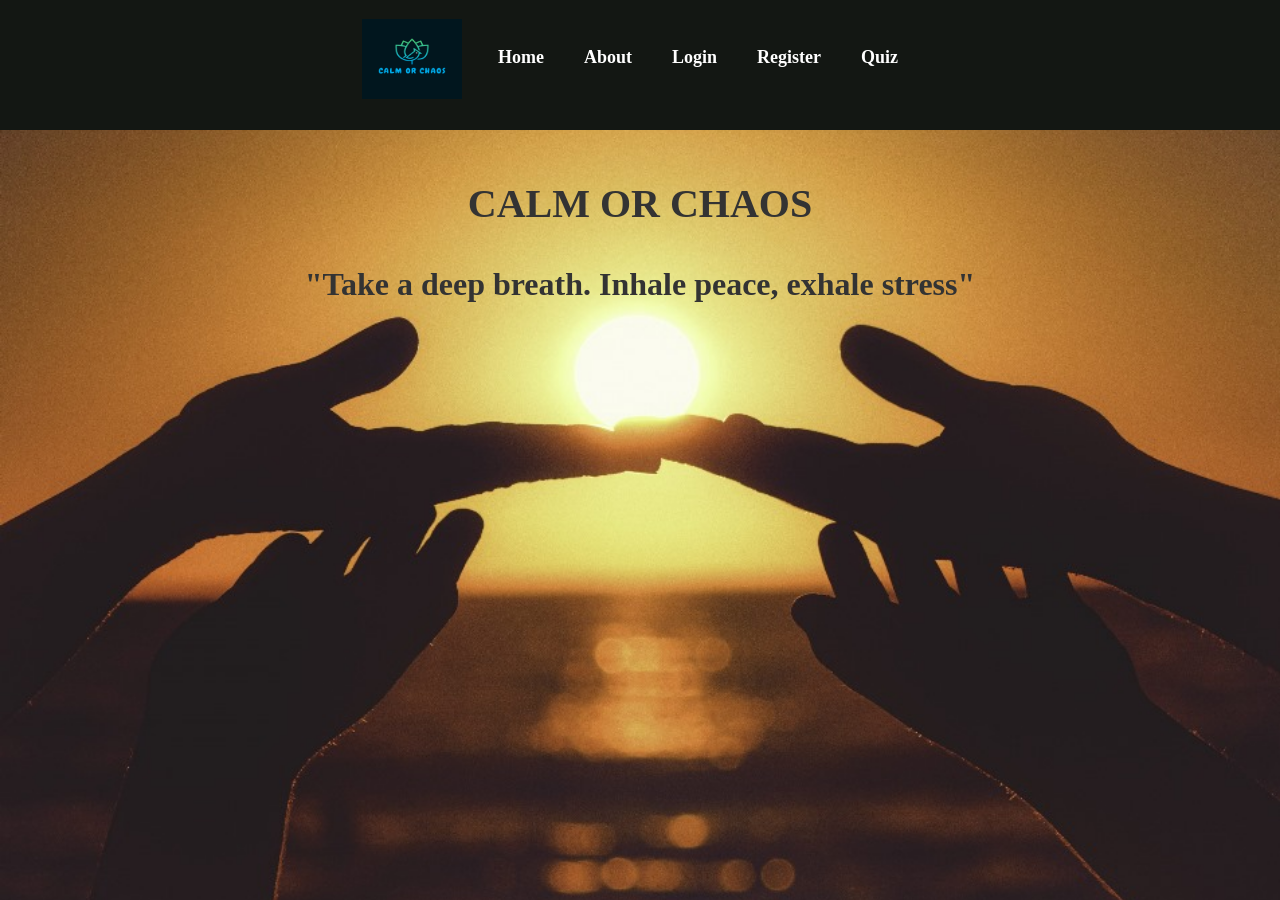
<file: index.html>
<!DOCTYPE html>
<html lang="en">
<head>
    <meta charset="UTF-8">
    <meta name="viewport" content="width=device-width, initial-scale=1.0">
    <title>Calm or Chaos ? </title>
    <link rel="stylesheet" href="style.css">
    <link href="https://maxcdn.bootstrapcdn.com/bootstrap/4.5.2/css/bootstrap.min.css" rel="stylesheet">
    <style>
        body {
            font-family: 'Times New Roman', Times, serif;
            font-size: 20;
        }
    </style>
</head>
<body
 background="img/front page pic.jpg">
    
    <header>
        <nav>
            <ul>
                <a class="navbar-brand" href="#">
                    <img src="img/logo.png" alt="Logo" width="100" height="80" class="d-inline-block align-text-top">
                  </a>
                <li><a href="home.html">Home</a></li>
                <li><a href="about.html">About</a></li>
                <li><a href="login.html">Login</a></li>
                <li><a href="register.html">Register</a></li>
                <li><a href="quiz.html">Quiz</a></li>
            </ul>

        </nav>
    </header>

    <main>
        <div class="center-content">
            <h1><b><strong>CALM Or CHAOS  </strong></b></h1>
            <br>
            <h2> <b>"Take a deep breath. Inhale peace, exhale stress"</b> </h2>
        </div>
    </main>
    <script src="https://ajax.googleapis.com/ajax/libs/jquery/3.5.1/jquery.min.js"></script>
    <script src="https://cdn.jsdelivr.net/npm/popper.js@1.16.1/dist/umd/popper.min.js"></script>
    <script src="https://maxcdn.bootstrapcdn.com/bootstrap/4.5.2/js/bootstrap.min.js"></script>
</body>
</html>
</file>
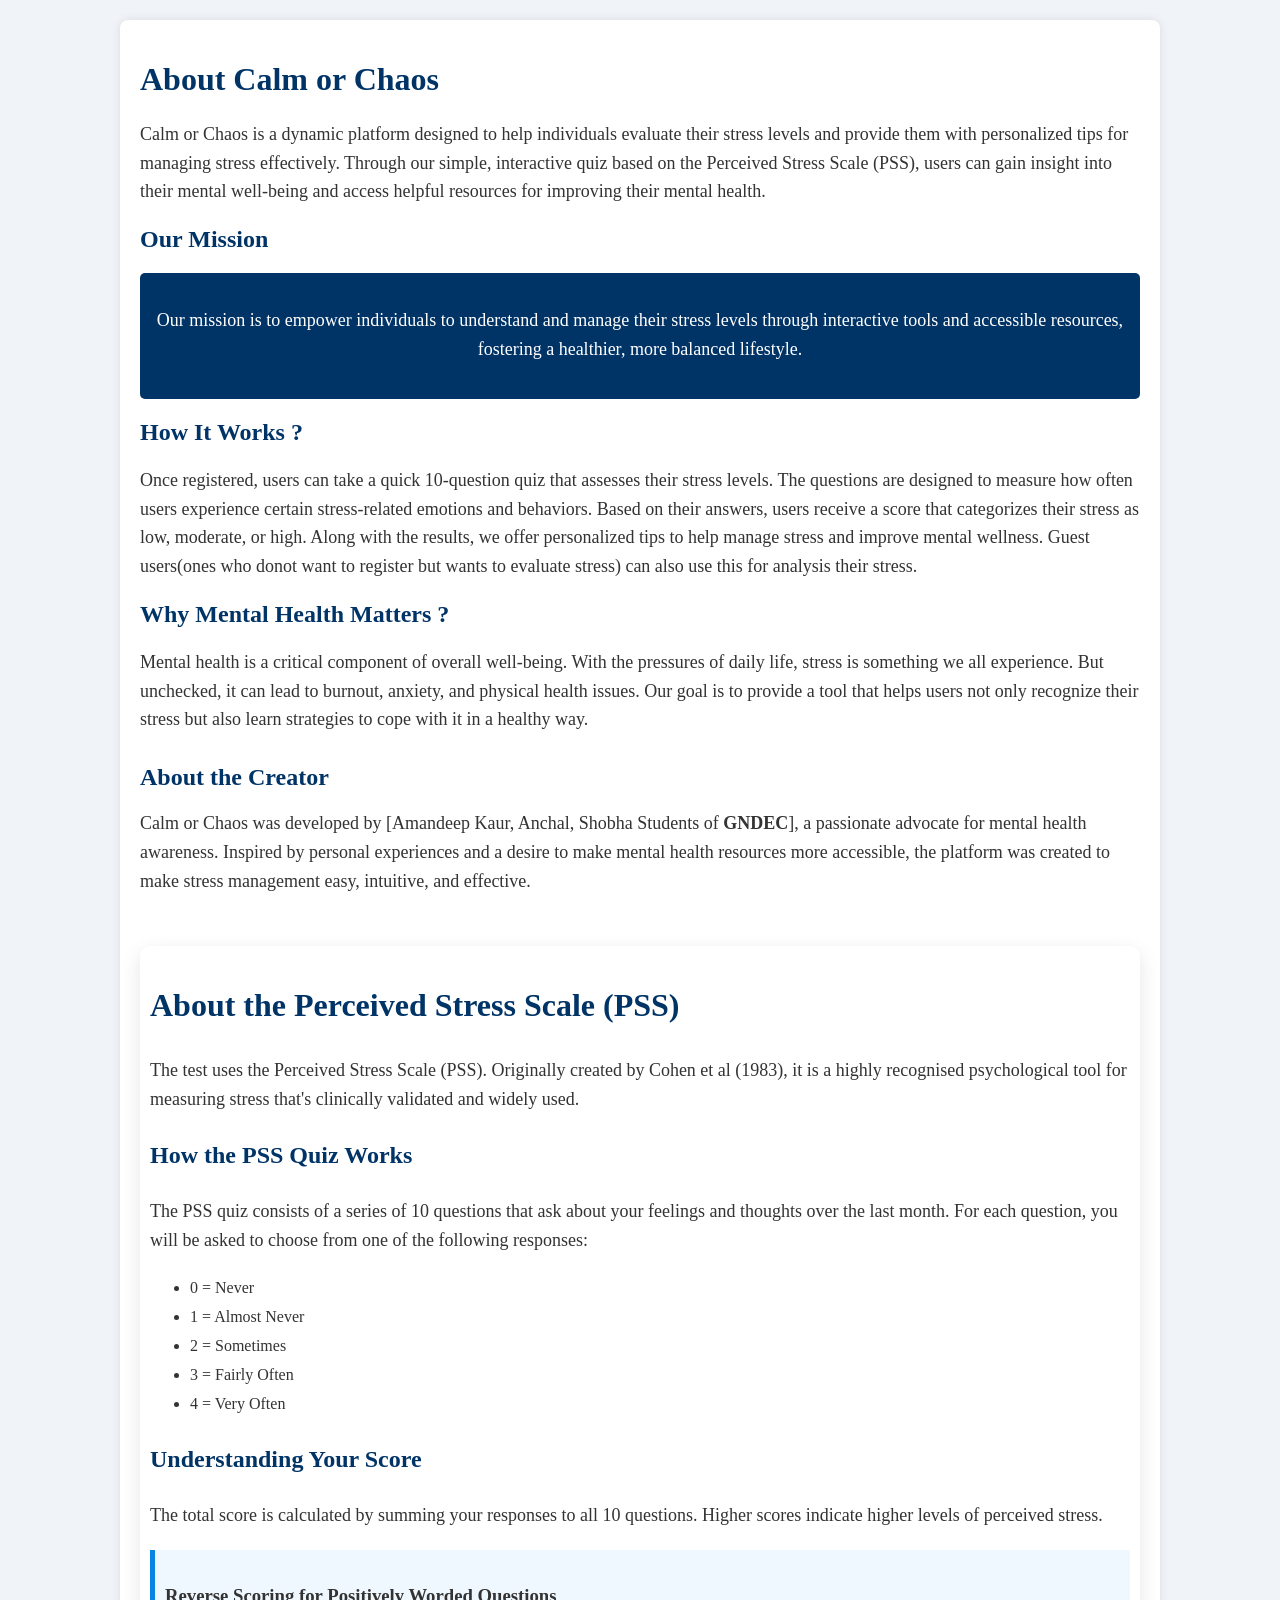
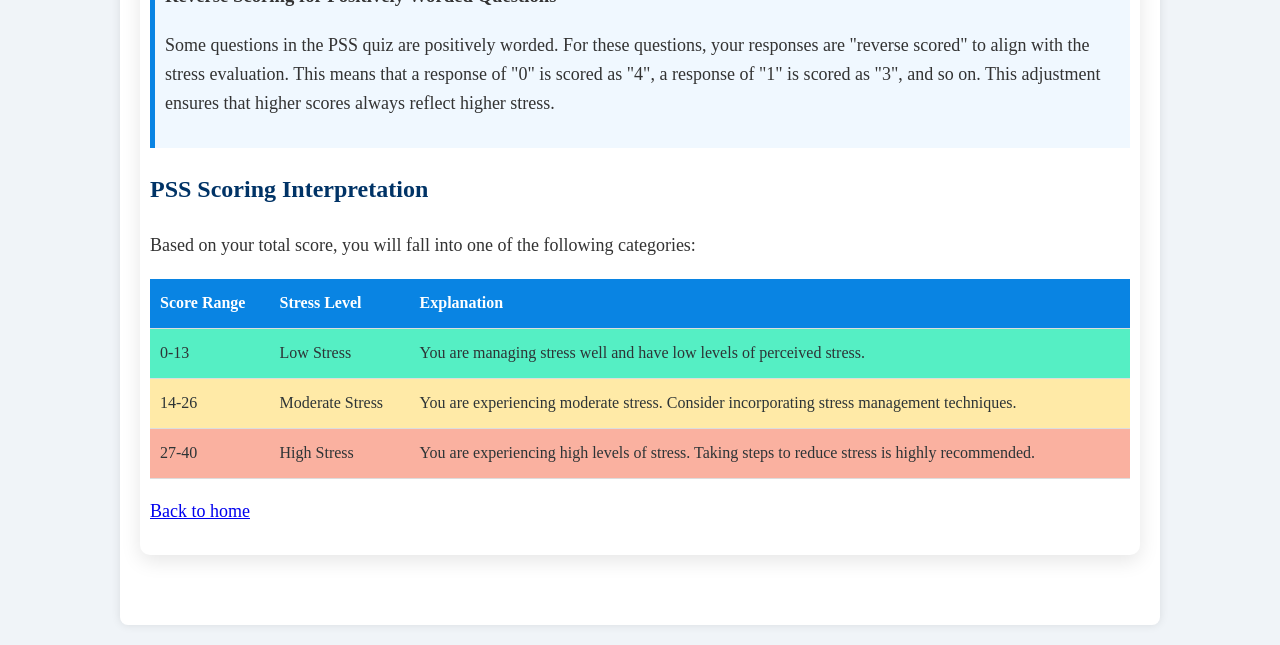
<file: about.html>
<!DOCTYPE html>
<html lang="en">
<head>
    <meta charset="UTF-8">
    <meta name="viewport" content="width=device-width, initial-scale=1.0">
    <title>About - Calm or Chaos</title>

    <style>
        body {
            font-family: 'Times New Roman', Times, serif;
            background-color: #f0f4f8;
            color: #333;
            margin: 0;
            padding: 20px;
        }

        h1, h2 {
            color: #003366;
        }

        .about-section {
            max-width: 1000px;
            margin: 0 auto;
            padding: 20px;
            background-color: white;
            border-radius: 8px;
            box-shadow: 0px 0px 10px rgba(0, 0, 0, 0.1);
        }

        .about-section p {
            font-size: 18px;
            line-height: 1.6;
            margin-bottom: 20px;
        }

        .mission-statement {
            background-color: #003366;
            color: white;
            padding: 15px;
            border-radius: 5px;
            text-align: center;
            margin: 20px 0;
        }

        .team-section {
            margin-top: 30px;
        }

        .team-section h2 {
            margin-bottom: 10px;
        }

        .team-section p {
            margin-bottom: 15px;
        }
        .PSS-container {
            max-width: 1000px;
            margin: 50px auto;
            padding: 10px;
            background-color: white;
            border-radius: 10px;
            box-shadow: 0px 6px 20px rgba(0, 0, 0, 0.1);
            line-height: 1.8;
        }
        table {
            width: 100%;
            border-collapse: collapse;
            margin-top: 10px;
        }

        th, td {
            padding: 10px;
            text-align: left;
            border-bottom: 1px solid #ddd;
        }

        th {
            background-color: #0984e3;
            color: white;
        }
        .score-low {
            background-color: #55efc4;
            color: #2d3436;
        }

        .score-moderate {
            background-color: #ffeaa7;
            color: #2d3436;
        }

        .score-high {
            background-color: #fab1a0;
            color: #2d3436;
        }

        /* Additional styling for reverse scoring explanation */
        .reverse-scoring {
            background-color: #f0f8ff;
            padding: 10px;
            border-left: 5px solid #0984e3;
            margin: 10px 0;
        }
            
    </style>
</head>

<body>

    <div class="about-section">
        <h1>About Calm or Chaos</h1>
        <p>Calm or Chaos is a dynamic platform designed to help individuals evaluate their stress levels and provide them with personalized tips for managing stress effectively. Through our simple, interactive quiz based on the Perceived Stress Scale (PSS), users can gain insight into their mental well-being and access helpful resources for improving their mental health.</p>

        <h2>Our Mission</h2>
        <div class="mission-statement">
            <p>Our mission is to empower individuals to understand and manage their stress levels through interactive tools and accessible resources, fostering a healthier, more balanced lifestyle.
            </p>
        </div>

        <h2>How It Works ? </h2>
        <p>Once registered, users can take a quick 10-question quiz that assesses their stress levels. The questions are designed to measure how often users experience certain stress-related emotions and behaviors. Based on their answers, users receive a score that categorizes their stress as low, moderate, or high. Along with the results, we offer personalized tips to help manage stress and improve mental wellness.
            Guest users(ones who donot want to register but wants to evaluate stress) can also use this for analysis their stress.  

        </p>

        <h2>Why Mental Health Matters ? </h2>
        <p>Mental health is a critical component of overall well-being. With the pressures of daily life, stress is something we all experience. But unchecked, it can lead to burnout, anxiety, and physical health issues. Our goal is to provide a tool that helps users not only recognize their stress but also learn strategies to cope with it in a healthy way.</p>

        <div class="team-section">
            <h2>About the Creator</h2>
            <p>Calm or Chaos was developed by [Amandeep Kaur, Anchal, Shobha Students of <strong>GNDEC</strong>], a passionate advocate for mental health awareness. Inspired by personal experiences and a desire to make mental health resources more accessible, the platform was created to make stress management easy, intuitive, and effective.
            </p>
        </div>
        <div class="PSS-container">
          <h1>About the Perceived Stress Scale (PSS)</h1>
  
          <p>
            The test uses the Perceived Stress Scale (PSS). Originally created by Cohen et al (1983),
           it is a highly recognised psychological tool for measuring stress that's clinically validated and widely used.

          </p>
  
          <h2>How the PSS Quiz Works</h2>
          <p>
              The PSS quiz consists of a series of 10 questions that ask about your feelings and thoughts over the last month.
              For each question, you will be asked to choose from one of the following responses:
          </p>
          <ul>
              <li>0 = Never</li>
              <li>1 = Almost Never</li>
              <li>2 = Sometimes</li>
              <li>3 = Fairly Often</li>
              <li>4 = Very Often</li>
          </ul>
  
          <h2>Understanding Your Score</h2>
          <p>
              The total score is calculated by summing your responses to all 10 questions. Higher scores indicate higher levels of perceived stress.
          </p>
  
          <!-- Reverse Scoring Explanation -->
          <div class="reverse-scoring">
              <h3>Reverse Scoring for Positively Worded Questions</h3>
              <p>
                  Some questions in the PSS quiz are positively worded. For these questions, your responses are "reverse scored" to align with the stress evaluation.
                  This means that a response of "0" is scored as "4", a response of "1" is scored as "3", and so on.
                  This adjustment ensures that higher scores always reflect higher stress.
              </p>
          </div>
  
          <h2>PSS Scoring Interpretation</h2>
          <p>
              Based on your total score, you will fall into one of the following categories:
          </p>
  
          <!-- Table to Display Stress Levels Based on Score -->
          <table>
              <thead>
                  <tr>
                      <th>Score Range</th>
                      <th>Stress Level</th>
                      <th>Explanation</th>
                  </tr>
              </thead>
              <tbody>
                  <tr class="score-low">
                      <td>0-13</td>
                      <td>Low Stress</td>
                      <td>You are managing stress well and have low levels of perceived stress.</td>
                  </tr>
                  <tr class="score-moderate">
                      <td>14-26</td>
                      <td>Moderate Stress</td>
                      <td>You are experiencing moderate stress. Consider incorporating stress management techniques.</td>
                  </tr>
                  <tr class="score-high">
                      <td>27-40</td>
                      <td>High Stress</td>
                      <td>You are experiencing high levels of stress. Taking steps to reduce stress is highly recommended.</td>
                  </tr>
              </tbody>
          </table>
          <p><a href="index.html" class="tips-btn">Back to home</a> </p> 
      </div>
    </div>
 
   

</body>
</html>
</file>
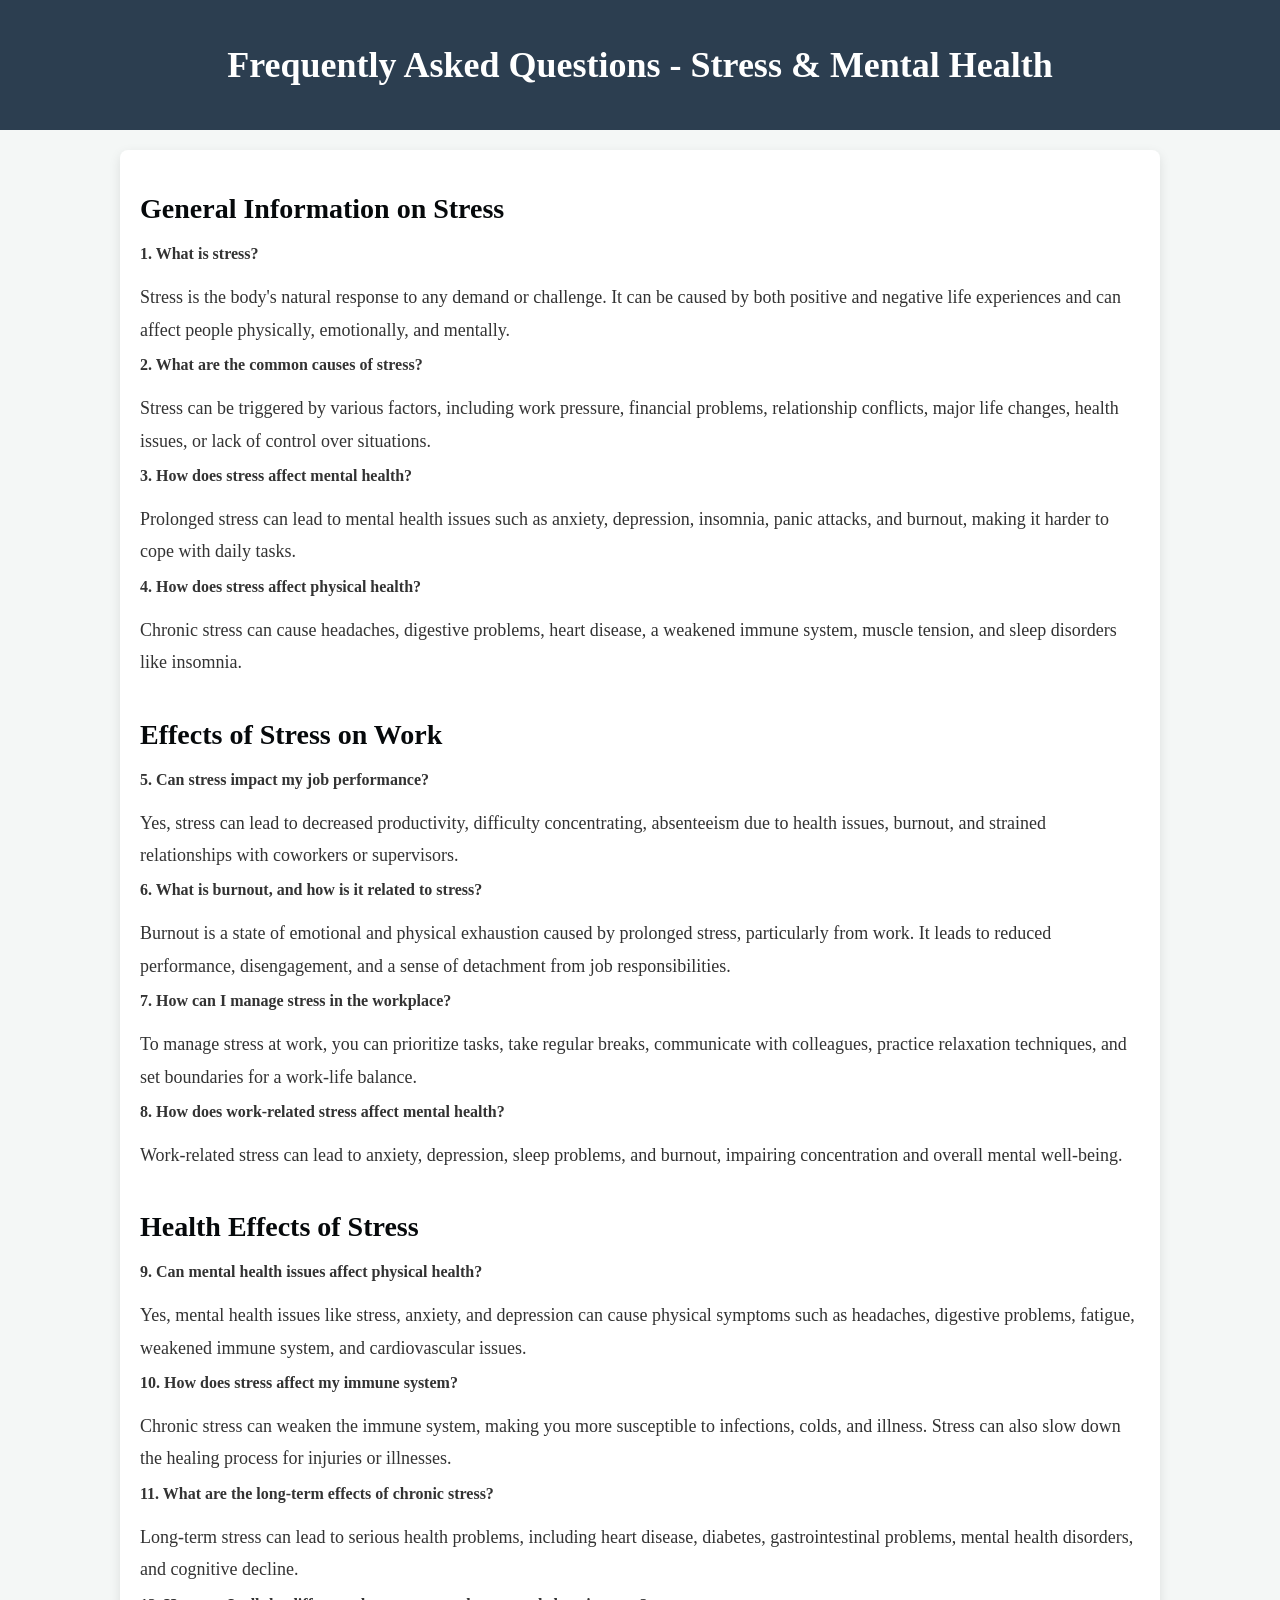
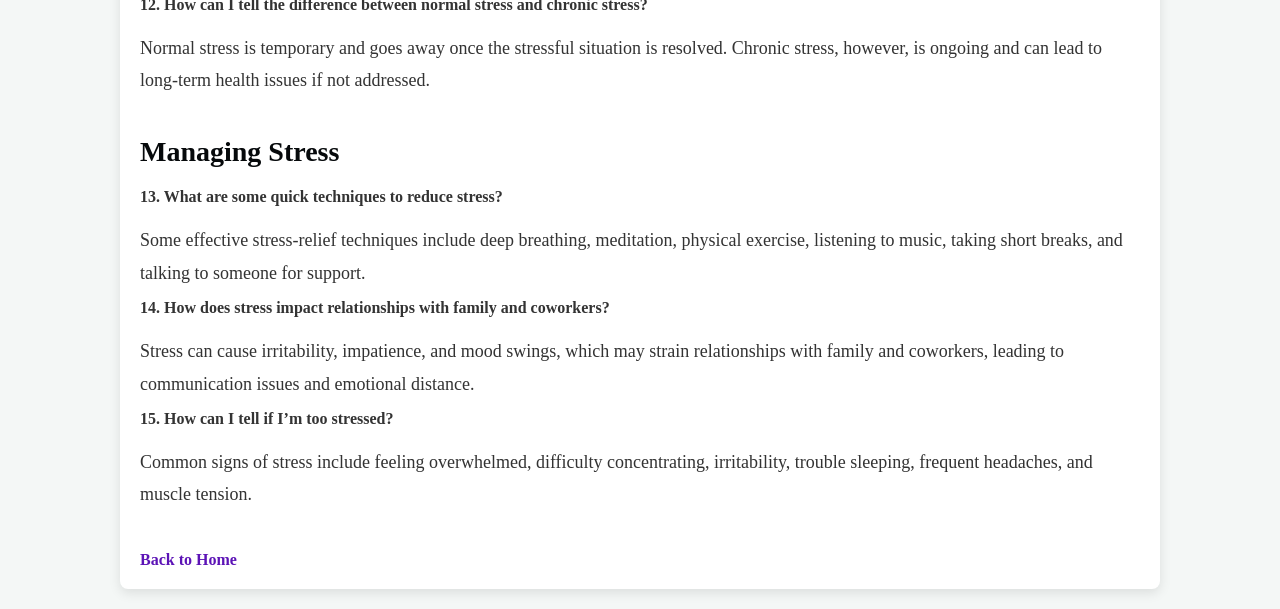
<file: faq.html>
<!DOCTYPE html>
<html lang="en">
<head>
    <meta charset="UTF-8">
    <meta name="viewport" content="width=device-width, initial-scale=1.0">
    <title>FAQs - Calm or Chaos</title>

    <!-- Internal CSS for styling -->
    <style>
        body {
            font-family: 'Times New Roman', Times, serif;
            background-color: #f4f7f6;
            margin: 0;
            padding: 0;
            color: #333;
        }

        header {
            background-color: #2c3e50;
            padding: 20px;
            text-align: center;
        }

        header h1 {
            color: #fff;
            font-size: 36px;
        }

        .container {
            max-width: 1000px;
            margin: 20px auto;
            padding: 20px;
            background-color: #fff;
            border-radius: 8px;
            box-shadow: 0px 4px 12px rgba(0, 0, 0, 0.1);
            
        }

        .faq-section {
            margin-bottom: 40px;
        }

        .faq-section h2 {
            font-size: 28px;
            margin-bottom: 20px;
            color: #06090b;
        }

        .faq-section p {
            font-size: 18px;
            line-height: 1.8;
            margin-bottom: 10px;
        }

        .faq-section strong {
            color: #e74c3c;
        }

        .question {
            font-weight: bold;
            margin-bottom: 10px;
        }

        footer {
            background-color: #eceff1;
            color: white;
            text-align: center;
            padding: 20px 0;
            margin-top: 40px;
        }

        footer p {
            margin: 0;
            font-size: 16px;
        }

        a {
            color: #5c13b6;
            text-decoration: none;
        }

        a:hover {
            text-decoration: underline;
        }

        @media (max-width: 768px) {
            header h1 {
                font-size: 28px;
            }

            .faq-section h2 {
                font-size: 24px;
            }

            .faq-section p {
                font-size: 16px;
            }
        }
    </style>
</head>
<body>

    <!-- Header Section -->
    <header>
        <h1>Frequently Asked Questions - Stress & Mental Health</h1>
    </header>

    <!-- Main Content -->
    <div class="container">

        <!-- FAQ Section 1: General Information -->
        <div class="faq-section">
            <h2>General Information on Stress</h2>

            <div class="question">1. What is stress?</div>
            <p>Stress is the body's natural response to any demand or challenge. It can be caused by both positive and negative life experiences and can affect people physically, emotionally, and mentally.</p>

            <div class="question">2. What are the common causes of stress?</div>
            <p>Stress can be triggered by various factors, including work pressure, financial problems, relationship conflicts, major life changes, health issues, or lack of control over situations.</p>

            <div class="question">3. How does stress affect mental health?</div>
            <p>Prolonged stress can lead to mental health issues such as anxiety, depression, insomnia, panic attacks, and burnout, making it harder to cope with daily tasks.</p>

            <div class="question">4. How does stress affect physical health?</div>
            <p>Chronic stress can cause headaches, digestive problems, heart disease, a weakened immune system, muscle tension, and sleep disorders like insomnia.</p>
        </div>

        <!-- FAQ Section 2: Effects on Work -->
        <div class="faq-section">
            <h2>Effects of Stress on Work</h2>

            <div class="question">5. Can stress impact my job performance?</div>
            <p>Yes, stress can lead to decreased productivity, difficulty concentrating, absenteeism due to health issues, burnout, and strained relationships with coworkers or supervisors.</p>

            <div class="question">6. What is burnout, and how is it related to stress?</div>
            <p>Burnout is a state of emotional and physical exhaustion caused by prolonged stress, particularly from work. It leads to reduced performance, disengagement, and a sense of detachment from job responsibilities.</p>

            <div class="question">7. How can I manage stress in the workplace?</div>
            <p>To manage stress at work, you can prioritize tasks, take regular breaks, communicate with colleagues, practice relaxation techniques, and set boundaries for a work-life balance.</p>

            <div class="question">8. How does work-related stress affect mental health?</div>
            <p>Work-related stress can lead to anxiety, depression, sleep problems, and burnout, impairing concentration and overall mental well-being.</p>
        </div>

        <!-- FAQ Section 3: Health Effects -->
        <div class="faq-section">
            <h2>Health Effects of Stress</h2>

            <div class="question">9. Can mental health issues affect physical health?</div>
            <p>Yes, mental health issues like stress, anxiety, and depression can cause physical symptoms such as headaches, digestive problems, fatigue, weakened immune system, and cardiovascular issues.</p>

            <div class="question">10. How does stress affect my immune system?</div>
            <p>Chronic stress can weaken the immune system, making you more susceptible to infections, colds, and illness. Stress can also slow down the healing process for injuries or illnesses.</p>

            <div class="question">11. What are the long-term effects of chronic stress?</div>
            <p>Long-term stress can lead to serious health problems, including heart disease, diabetes, gastrointestinal problems, mental health disorders, and cognitive decline.</p>

            <div class="question">12. How can I tell the difference between normal stress and chronic stress?</div>
            <p>Normal stress is temporary and goes away once the stressful situation is resolved. Chronic stress, however, is ongoing and can lead to long-term health issues if not addressed.</p>
        </div>

        <!-- FAQ Section 4: Stress Management -->
        <div class="faq-section">
            <h2>Managing Stress</h2>

            <div class="question">13. What are some quick techniques to reduce stress?</div>
            <p>Some effective stress-relief techniques include deep breathing, meditation, physical exercise, listening to music, taking short breaks, and talking to someone for support.</p>

            <div class="question">14. How does stress impact relationships with family and coworkers?</div>
            <p>Stress can cause irritability, impatience, and mood swings, which may strain relationships with family and coworkers, leading to communication issues and emotional distance.</p>

            <div class="question">15. How can I tell if I’m too stressed?</div>
            <p>Common signs of stress include feeling overwhelmed, difficulty concentrating, irritability, trouble sleeping, frequent headaches, and muscle tension.</p>
        </div>
    <a href="index.html" class="tips-btn"><strong><b> Back to Home </b></strong> </a> 

    </div>

    <!-- Footer Section -->
    

</body>
</html>
</file>
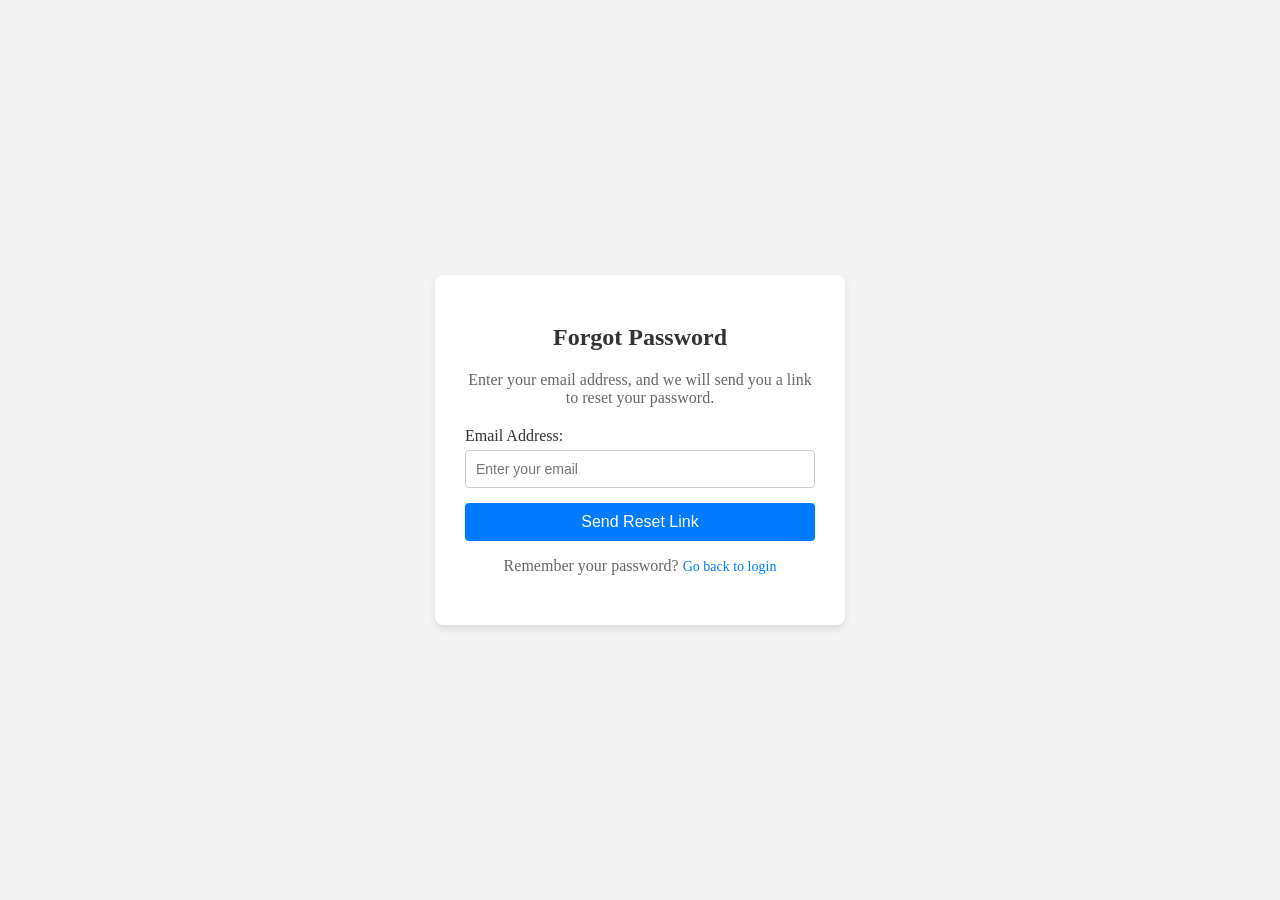
<file: forgetpassword.html>
<!DOCTYPE html>
<html lang="en">
<head>
    <meta charset="UTF-8">
    <meta name="viewport" content="width=device-width, initial-scale=1.0">
    <title>Forgot Password</title>
    <style>
        body {
            font-family: 'Times New Roman', Times, serif;
            background-color: #f4f4f4;
            display: flex;
            justify-content: center;
            align-items: center;
            height: 100vh;
            margin: 0;
        }
        .forgot-password-container {
            background-color: #fff;
            padding: 30px;
            border-radius: 8px;
            box-shadow: 0 4px 8px rgba(0, 0, 0, 0.1);
            width: 350px;
            text-align: center;
        }
        h2 {
            margin-bottom: 20px;
            color: #333;
        }
        p {
            font-size: 16px;
            color: #666;
            margin-bottom: 20px;
        }
        form {
            display: flex;
            flex-direction: column;
        }
        label {
            margin-bottom: 5px;
            font-size: 16px;
            text-align: left;
            color: #333;
        }
        input[type="email"] {
            padding: 10px;
            border: 1px solid #ccc;
            border-radius: 4px;
            margin-bottom: 15px;
            font-size: 14px;
            width: 100%;
            box-sizing: border-box;
        }
        button {
            background-color: #007bff;
            color: white;
            padding: 10px;
            border: none;
            border-radius: 4px;
            cursor: pointer;
            font-size: 16px;
        }
        button:hover {
            background-color: #0056b3;
        }
        a {
            color: #007bff;
            text-decoration: none;
            font-size: 14px;
        }
        a:hover {
            text-decoration: underline;
        }
    </style>
</head>
<body>
    <div class="forgot-password-container">
        <h2>Forgot Password</h2>
        <p>Enter your email address, and we will send you a link to reset your password.</p>
        <form id="forgot-password-form" action="/send-reset-link" method="POST">
            <label for="email">Email Address:</label>
            <input type="email" id="email" name="email" required placeholder="Enter your email">
            <button type="submit">Send Reset Link</button>
        </form>
        <p>Remember your password? <a href="login.html">Go back to login</a></p>
    </div>
</body>
</html>
</file>
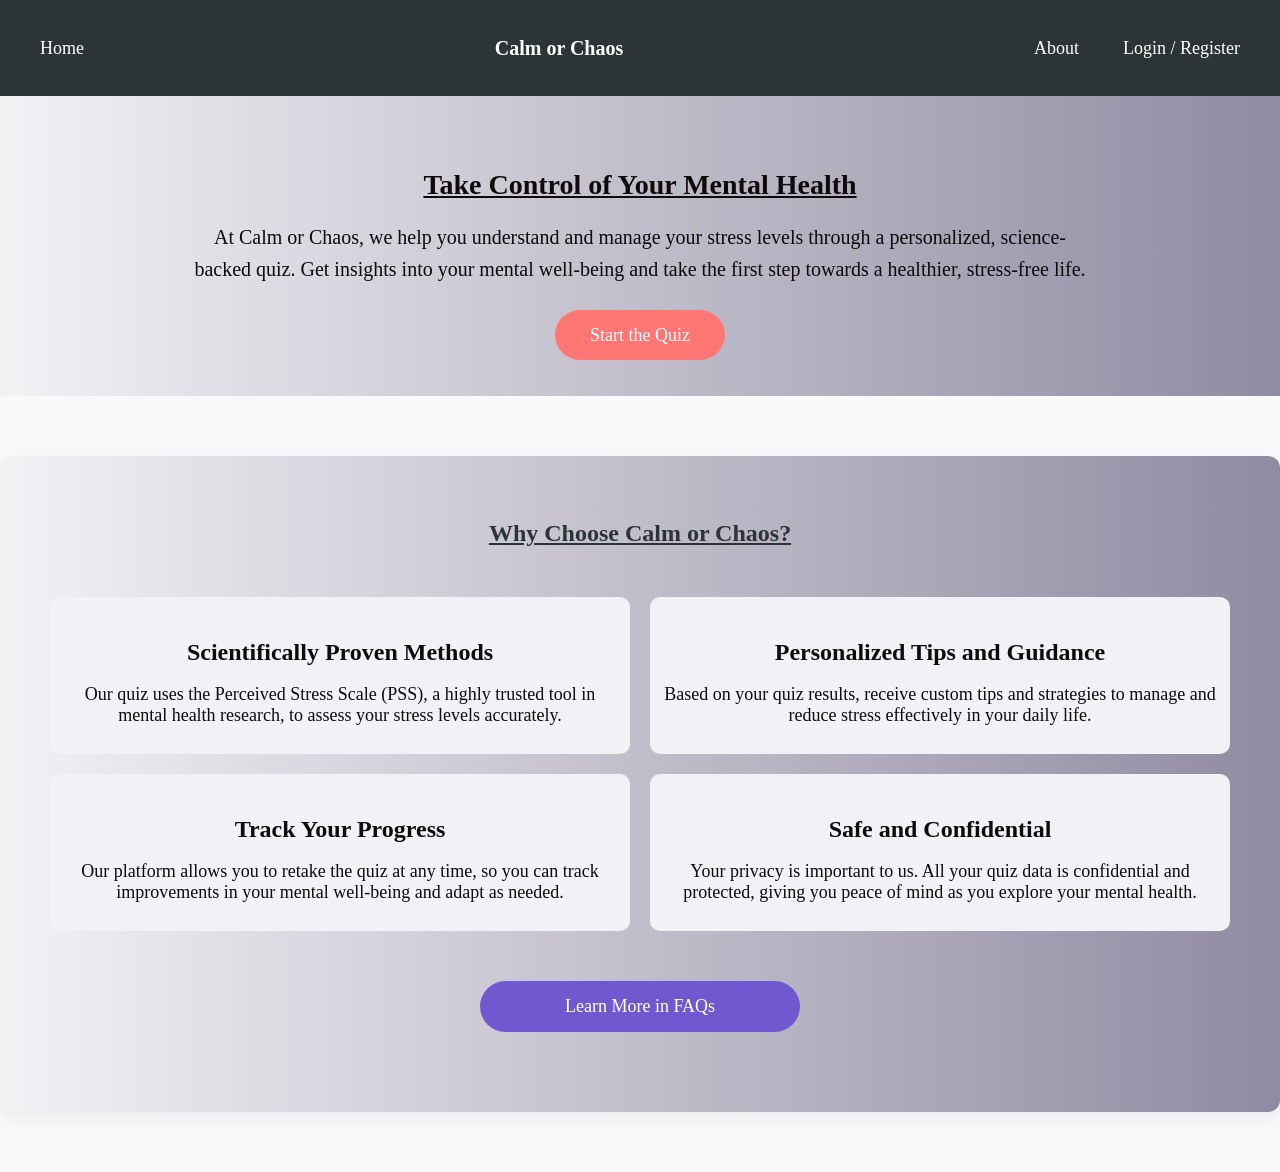
<file: home.html>
<!DOCTYPE html>
<html lang="en">
<head>
    <meta charset="UTF-8">
    <meta name="viewport" content="width=device-width, initial-scale=1.0">
    <title>Calm or Chaos - Home</title>

    <!-- Internal CSS -->
    <style>
        /* General Styling */
        body {
            font-family: 'Times New Roman', Times, serif;
            margin: 0;
            padding: 0;
            background-color: #f8f9fa;
            color: #333;
        }

        /* Navigation Bar Styling */
        nav {
            display: flex;
            justify-content: space-between;
            align-items: center;
            background-color: #2d3436;
            padding: 20px ;
            box-shadow: 0px 4px 8px rgba(0, 0, 0, 0.1);
        }

        nav a {
            color: #fff;
            text-decoration: none;
            margin: 0 20px;
            font-size: 18px;
            font-weight: 500;
            transition: color 0.3s ease;
        }

        nav a:hover {
            color: #74b9ff;
        }

        nav h1 {
            color: #ffffff;
            font-size: 20px;
            font-weight: 600;
        }

        /* Hero Section */
        .hero-section {
            background-image: linear-gradient(to right, #f2f1f4, #908ba2);
            color: rgb(14, 10, 10);
            padding: 50px 20px;
            text-align: center;
        }

        .hero-section h2 {
            font-size: 28px;
            margin-bottom: 20px;
            font-weight: 700;
        }

        .hero-section p {
            font-size: 20px;
            max-width: 900px;
            margin: 0 auto;
            line-height: 1.6;
            margin-bottom: 40px;
        }

        .hero-section .cta-btn {
            background-color: #ff7675;
            color: white;
            padding: 15px 35px;
            border: none;
            border-radius: 30px;
            font-size: 18px;
            font-weight: 500;
            cursor: pointer;
            text-decoration: none;
            transition: background-color 0.3s ease;
        }

        .hero-section .cta-btn:hover {
            background-color: #e17055;
        }

        /* Benefits Section */
        .benefits-section {
            max-width: 1200px;
            margin: 60px auto;
            padding: 40px;
            background-color: white;
            border-radius: 12px;
            box-shadow: 0px 6px 18px rgba(0, 0, 0, 0.06);
            background-image: linear-gradient(to right, #f2f1f4, #908ba2);
            
         }

        .benefits-section h3 {
            font-size: 24px;
            margin-bottom: 40px;
            text-align: center;
            color: #2d3436;
            font-weight: 700;
        }

        .benefits-list {
            display: flex;
            justify-content: space-between;
            flex-wrap: wrap;
        }

        .benefit-item {
            flex: 1 1 calc(50% - 40px);
            margin-bottom: 40px;
            padding: 10px;
            background-color: #f1f2f6;
            border-radius: 10px;
            text-align: center;
            margin: 10px;
            transition: box-shadow 0.3s ease;
        }

        .benefit-item:hover {
            box-shadow: 0px 4px 12px rgba(0, 0, 0, 0.1);
        }

        .benefit-item h4 {
            font-size: 24px;
            margin-bottom: 10px;
            color: #0c0c0c;
        }

        .benefit-item p {
            font-size: 18px;
            color: #0b0c0c;
        }

        /* FAQ Link */
        .faq-link {
            background-color: #7058d1;
            color: white;
            padding: 15px 35px;
            border: none;
            border-radius: 30px;
            font-size: 18px;
            font-weight: 500;
            cursor: pointer;
            text-decoration: none;
            transition: background-color 0.3s ease;
            display: block;
            text-align: center;
            margin: 40px auto;
            width: 250px;
        }

        .faq-link:hover {
            background-color: #74b9ff;
        }

       

        /* Responsive Design */
        @media (max-width: 768px) {
            nav h1 {
                font-size: 26px;
            }

            .hero-section h2 {
                font-size: 36px;
            }

            .hero-section p {
                font-size: 18px;
            }

            .benefits-section h3 {
                font-size: 30px;
            }

            .benefit-item {
                flex: 1 1 100%;
            }

            .faq-link {
                font-size: 16px;
                padding: 12px 25px;
                width: 200px;
            }
        }
    </style>
</head>
<body>

    <!-- Navigation Bar -->
    <nav>
        <div class="nav-left">
            <a href="index.html">Home</a>
        </div>
        <div class="nav-center">
            <h1>Calm or Chaos</h1>
        </div>
        <div class="nav-right">
            <a href="about.html">About</a>
            <a href="register.html">Login / Register</a>
        </div>
    </nav>

    <!-- Hero Section -->
    <section class="hero-section">
        <h2><u><strong>Take Control of Your Mental Health</strong></u></h2>
        <p>At Calm or Chaos, we help you understand and manage your stress levels through a personalized, science-backed quiz. Get insights into your mental well-being and take the first step towards a healthier, stress-free life.</p>
        <a href="quiz.html" class="cta-btn">Start the Quiz</a>
    </section>

    <!-- Benefits Section -->
    <section class="benefits-section">
        <h3><u><strong>Why Choose Calm or Chaos?</strong></u></h3>
        <div class="benefits-list">
            <div class="benefit-item">
                <h4>Scientifically Proven Methods</h4>
                <p>Our quiz uses the Perceived Stress Scale (PSS), a highly trusted tool in mental health research, to assess your stress levels accurately.</p>
            </div>
            <div class="benefit-item">
                <h4>Personalized Tips and Guidance</h4>
                <p>Based on your quiz results, receive custom tips and strategies to manage and reduce stress effectively in your daily life.</p>
            </div>
            <div class="benefit-item">
                <h4>Track Your Progress</h4>
                <p>Our platform allows you to retake the quiz at any time, so you can track improvements in your mental well-being and adapt as needed.</p>
            </div>
            <div class="benefit-item">
                <h4>Safe and Confidential</h4>
                <p>Your privacy is important to us. All your quiz data is confidential and protected, giving you peace of mind as you explore your mental health.</p>
            </div>
        </div>
        <a href="faq.html" class="faq-link">Learn More in FAQs</a>
    </section>

   
</body>
</html>
</file>
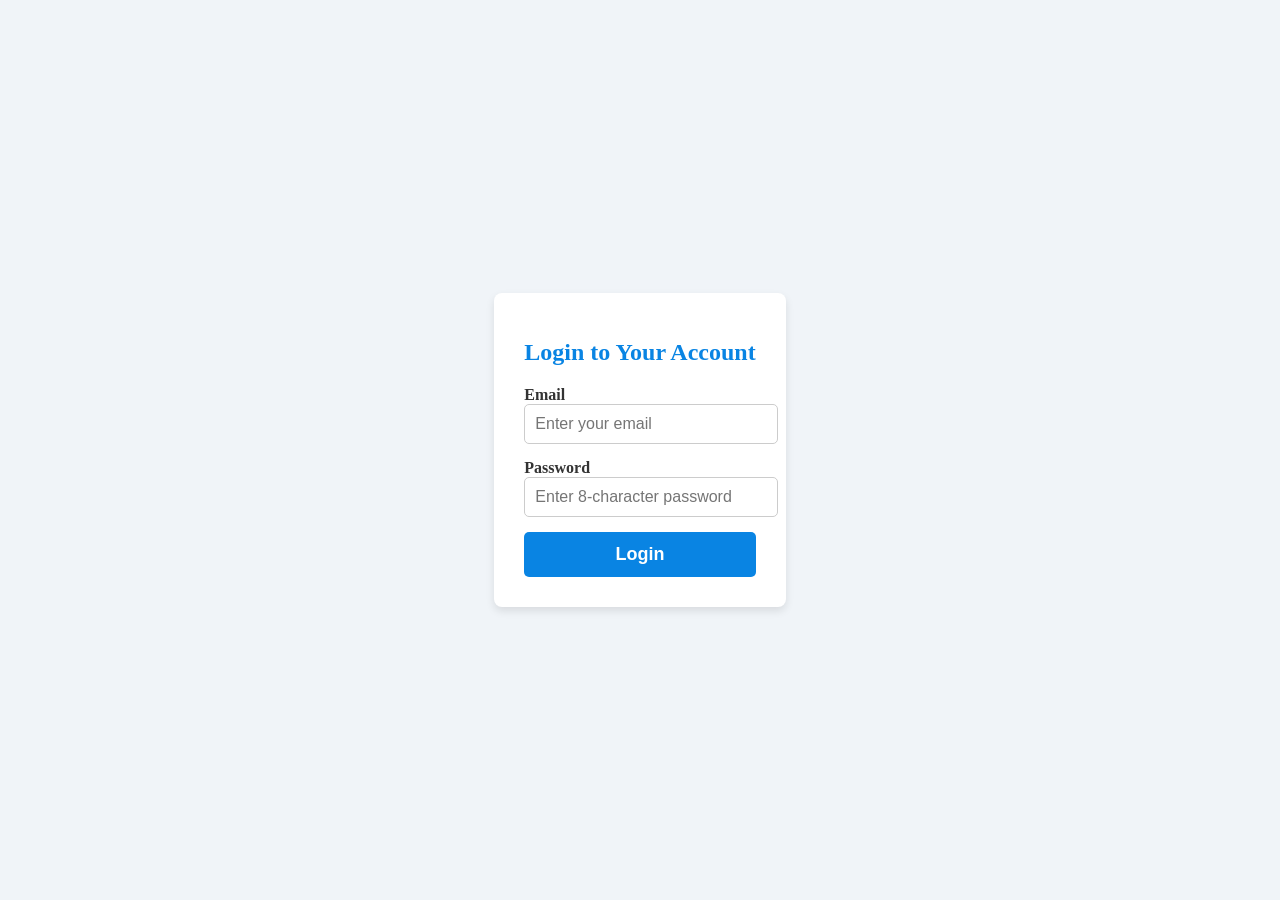
<file: login.html>
<!DOCTYPE html>
<html lang="en">
<head>
    <meta charset="UTF-8">
    <meta name="viewport" content="width=device-width, initial-scale=1.0">
    <title>Login - Calm or Chaos</title>
    <style>
        body { font-family: 'Times New Roman', Times, serif; background-color: #f0f4f8; display: flex; align-items: center; justify-content: center; height: 100vh; margin: 0; }
        .form-container { max-width: 450px; padding: 30px; background: #fff; border-radius: 8px; box-shadow: 0 4px 8px rgba(0, 0, 0, 0.1); text-align: center; }
        h1 { color: #0984e3; font-size: 24px; margin-bottom: 20px; }
        .form-group { margin-bottom: 15px; text-align: left; }
        label { font-weight: bold; display: block; color: #333; }
        input[type="email"], input[type="password"] { width: 100%; padding: 10px; border: 1px solid #ccc; border-radius: 5px; font-size: 16px; }
        .submit-btn { width: 100%; padding: 12px; background-color: #0984e3; color: #fff; border: none; border-radius: 5px; font-size: 18px; font-weight: bold; cursor: pointer; transition: background-color 0.3s; }
        .submit-btn:hover { background-color: #74b9ff; }
        .error-message { color: red; margin-top: 10px; font-size: 14px; }
    </style>
</head>
<body>

    <div class="form-container">
        <h1>Login to Your Account</h1>
        <form action="login.php" method="POST">
            <div class="form-group">
                <label for="email">Email</label>
                <input type="email" id="email" name="email" placeholder="Enter your email" required>
            </div>
            <div class="form-group">
                <label for="password">Password</label>
                <input type="password" id="password" name="password" placeholder="Enter 8-character password" minlength="8" maxlength="8" required>
            </div>
            <button type="submit" class="submit-btn">Login</button>
        </form>
    </div>

</body>
</html>
</file>
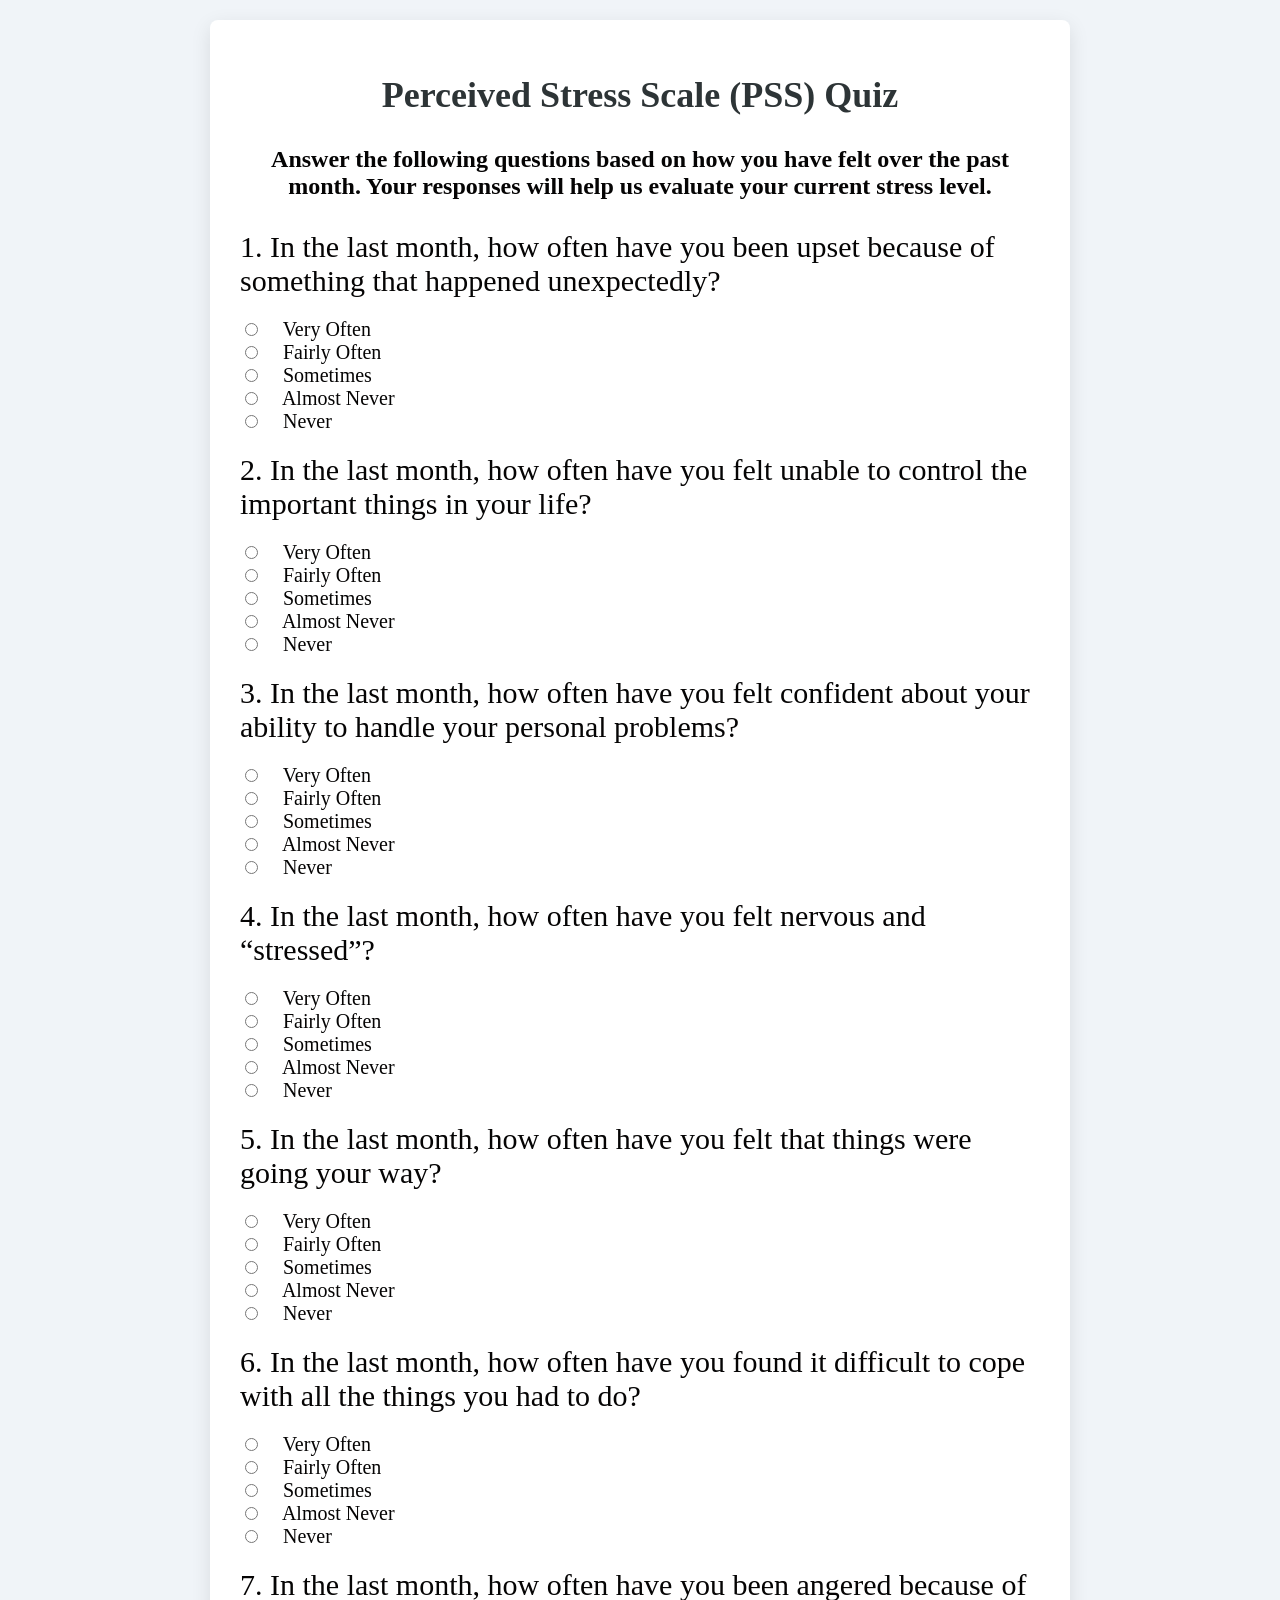
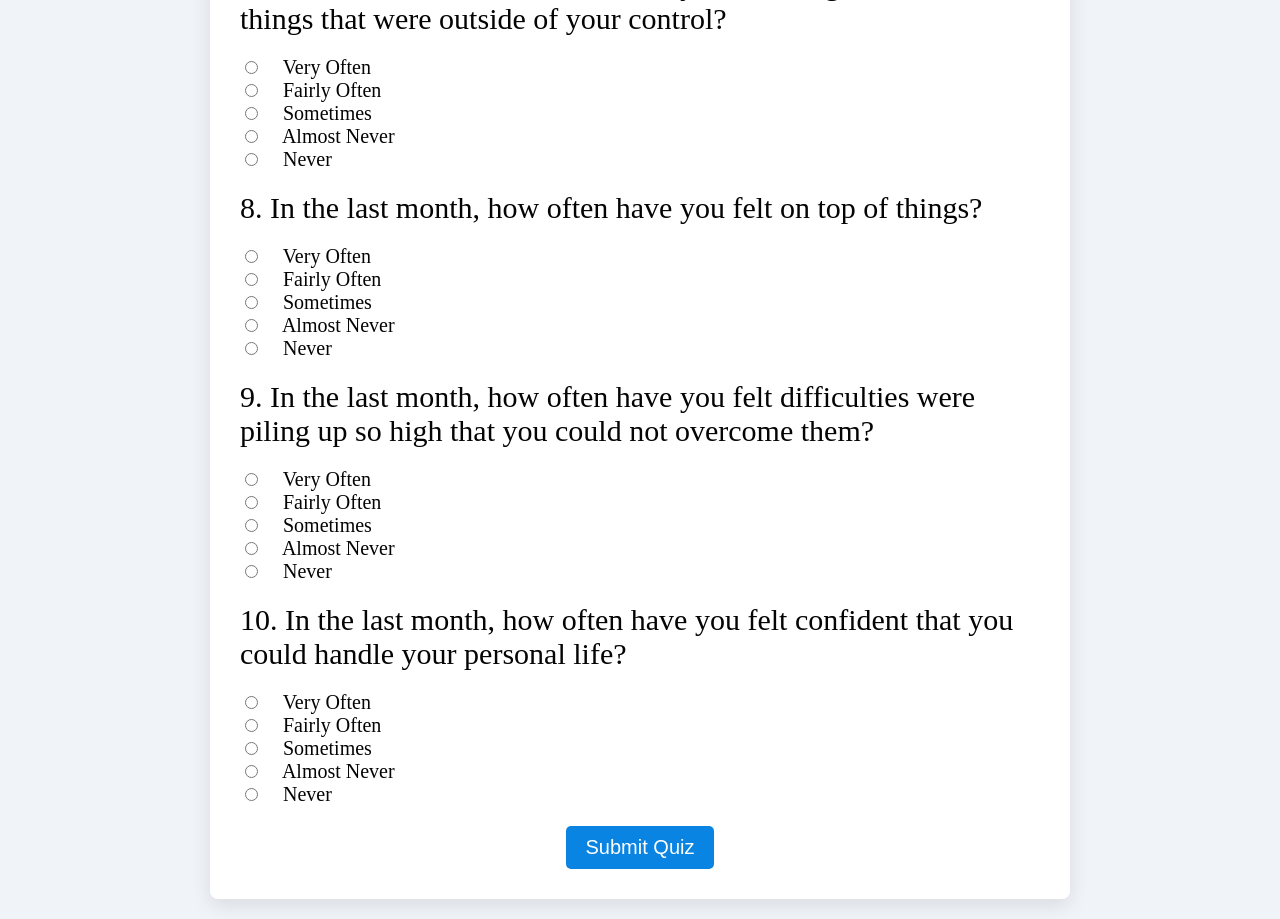
<file: quiz.html>
<!DOCTYPE html>
<html lang="en">
<head>
    <meta charset="UTF-8">
    <meta name="viewport" content="width=device-width, initial-scale=1.0">
    <title>Calm or Chaos - Stress Quiz</title>

    <!-- Internal CSS -->
    <style>
        /* General Body Styling */
        body {
            font-family: 'Times New Roman', Times, serif;
            margin: 0;
            padding: 0;
            background-color: #f0f4f8;
            color: #050404;
            padding: 20px;
            text-align: center;
            font-size:medium;
        }

        /* Quiz Container */
        .quiz-container {
            max-width: 800px;
            margin: 0 auto;
            background-color: white;
            padding: 30px;
            border-radius: 8px;
            box-shadow: 0px 6px 20px rgba(0, 0, 0, 0.1);
        }

        h1 {
            color: #2d3436;
            font-size: 36px;
            margin-bottom: 20px;
        }

        p {
            font-size: 20px;
            margin-bottom: 30px;
            color: #003366;
        }

        .question {
            margin-bottom: 20px;
            text-align: left;
            font-size: 20px;

        }

        .question label {
            display: block;
            font-size: 30px;
            margin-bottom: 20px;
        }

        .question input[type="radio"] {
            margin-right: 20px;
            font-size: 30px;

        }

        /* Submit Button */
        .submit-btn {
            background-color: #0984e3;
            color: white;
            padding: 10px 20px;
            border: none;
            border-radius: 5px;
            font-size: 20px;
            cursor: pointer;
            text-decoration: none;
        }

        .submit-btn:hover {
            background-color: #74b9ff;
        }
    </style>
</head>
<body>

    <!-- Quiz Container -->
    <div class="quiz-container">
        <h1>Perceived Stress Scale (PSS) Quiz</h1>
        <p><strong><b><h2>Answer the following questions based on how you have felt over the past month. Your responses will help us evaluate your current stress level.</h2></b></strong></p>

        <form id="quizForm" onsubmit="return calculateResult()">
            <!-- Question 1 -->
            <div class="question">
                <label for="q1">1. In the last month, how often have you been upset because of something that happened unexpectedly?</label>
                <input type="radio" name="q1" value="4" required> Very Often<br>
                <input type="radio" name="q1" value="3"> Fairly Often<br>
                <input type="radio" name="q1" value="2"> Sometimes<br>
                <input type="radio" name="q1" value="1"> Almost Never<br>
                <input type="radio" name="q1" value="0"> Never<br>
            </div>

            <!-- Question 2 -->
            <div class="question">
                <label for="q2">2. In the last month, how often have you felt unable to control the important things in your life?</label>
                <input type="radio" name="q2" value="4" required> Very Often<br>
                <input type="radio" name="q2" value="3"> Fairly Often<br>
                <input type="radio" name="q2" value="2"> Sometimes<br>
                <input type="radio" name="q2" value="1"> Almost Never<br>
                <input type="radio" name="q2" value="0"> Never<br>
            </div>

            <!-- Question 3 (Positively worded, requires reverse scoring) -->
            <div class="question">
                <label for="q3">3. In the last month, how often have you felt confident about your ability to handle your personal problems?</label>
                <input type="radio" name="q3" value="0" required> Very Often<br>
                <input type="radio" name="q3" value="1"> Fairly Often<br>
                <input type="radio" name="q3" value="2"> Sometimes<br>
                <input type="radio" name="q3" value="3"> Almost Never<br>
                <input type="radio" name="q3" value="4"> Never<br>
            </div>

            <!-- Question 4 -->
            <div class="question">
                <label for="q4">4. In the last month, how often have you felt nervous and “stressed”?</label>
                <input type="radio" name="q4" value="4" required> Very Often<br>
                <input type="radio" name="q4" value="3"> Fairly Often<br>
                <input type="radio" name="q4" value="2"> Sometimes<br>
                <input type="radio" name="q4" value="1"> Almost Never<br>
                <input type="radio" name="q4" value="0"> Never<br>
            </div>

            <!-- Question 5 (Positively worded, requires reverse scoring) -->
            <div class="question">
                <label for="q5">5. In the last month, how often have you felt that things were going your way?</label>
                <input type="radio" name="q5" value="0" required> Very Often<br>
                <input type="radio" name="q5" value="1"> Fairly Often<br>
                <input type="radio" name="q5" value="2"> Sometimes<br>
                <input type="radio" name="q5" value="3"> Almost Never<br>
                <input type="radio" name="q5" value="4"> Never<br>
            </div>

            <!-- Question 6 -->
            <div class="question">
                <label for="q6">6. In the last month, how often have you found it difficult to cope with all the things you had to do?</label>
                <input type="radio" name="q6" value="4" required> Very Often<br>
                <input type="radio" name="q6" value="3"> Fairly Often<br>
                <input type="radio" name="q6" value="2"> Sometimes<br>
                <input type="radio" name="q6" value="1"> Almost Never<br>
                <input type="radio" name="q6" value="0"> Never<br>
            </div>

            <!-- Question 7 -->
            <div class="question">
                <label for="q7">7. In the last month, how often have you been angered because of things that were outside of your control?</label>
                <input type="radio" name="q7" value="4" required> Very Often<br>
                <input type="radio" name="q7" value="3"> Fairly Often<br>
                <input type="radio" name="q7" value="2"> Sometimes<br>
                <input type="radio" name="q7" value="1"> Almost Never<br>
                <input type="radio" name="q7" value="0"> Never<br>
            </div>

            <!-- Question 8 (Positively worded, requires reverse scoring) -->
            <div class="question">
                <label for="q8">8. In the last month, how often have you felt on top of things?</label>
                <input type="radio" name="q8" value="0" required> Very Often<br>
                <input type="radio" name="q8" value="1"> Fairly Often<br>
                <input type="radio" name="q8" value="2"> Sometimes<br>
                <input type="radio" name="q8" value="3"> Almost Never<br>
                <input type="radio" name="q8" value="4"> Never<br>
            </div>

            <!-- Question 9 -->
            <div class="question">
                <label for="q9">9. In the last month, how often have you felt difficulties were piling up so high that you could not overcome them?</label>
                <input type="radio" name="q9" value="4" required> Very Often<br>
                <input type="radio" name="q9" value="3"> Fairly Often<br>
                <input type="radio" name="q9" value="2"> Sometimes<br>
                <input type="radio" name="q9" value="1"> Almost Never<br>
                <input type="radio" name="q9" value="0"> Never<br>
            </div>

            <!-- Question 10 (Positively worded, requires reverse scoring) -->
            <div class="question">
                <label for="q10">10. In the last month, how often have you felt confident that you could handle your personal life?</label>
                <input type="radio" name="q10" value="0" required> Very Often<br>
                <input type="radio" name="q10" value="1"> Fairly Often<br>
                <input type="radio" name="q10" value="2"> Sometimes<br>
                <input type="radio" name="q10" value="3"> Almost Never<br>
                <input type="radio" name="q10" value="4"> Never<br>
            </div>

            <!-- Submit Button -->
            <button type="submit" class="submit-btn">Submit Quiz</button>
        </form>
    </div>

    <!-- JavaScript to Calculate the Quiz Result -->
    <script>
        function calculateResult() {
            // Get all the form values
            const form = document.forms['quizForm'];
            const responses = [];

            // Collect responses from each question (q1 to q10)
            for (let i = 1; i <= 10; i++) {
                const response = form['q' + i].value;
                responses.push(parseInt(response));
            }

            // Reverse score for positively worded questions (q3, q5, q8, q10)
            const reverseScoredIndices = [2, 4, 7, 9];  // These indices correspond to q3, q5, q8, q10
            const reversedResponses = responses.map((response, index) => {
                if (reverseScoredIndices.includes(index)) {
                    return 4 - response;  // Reverse scoring for positive questions
                }
                return response;  // Negative questions remain the same
            });

            // Calculate the total score
            const totalScore = reversedResponses.reduce((total, current) => total + current, 0);

            // Determine the stress level
            let result = "";
            if (totalScore <= 13) {
                result = "Normal";
            } else if (totalScore >= 14 && totalScore <= 26) {
                result = "Moderate";
            } else {
                result = "High";
            }

            // Redirect to result.html with the score and stress level as query parameters
            window.location.href = `result.html?score=${totalScore}&result=${result}`;
            return false; // Prevent form submission
        }
    </script>

</body>
</html>
</file>
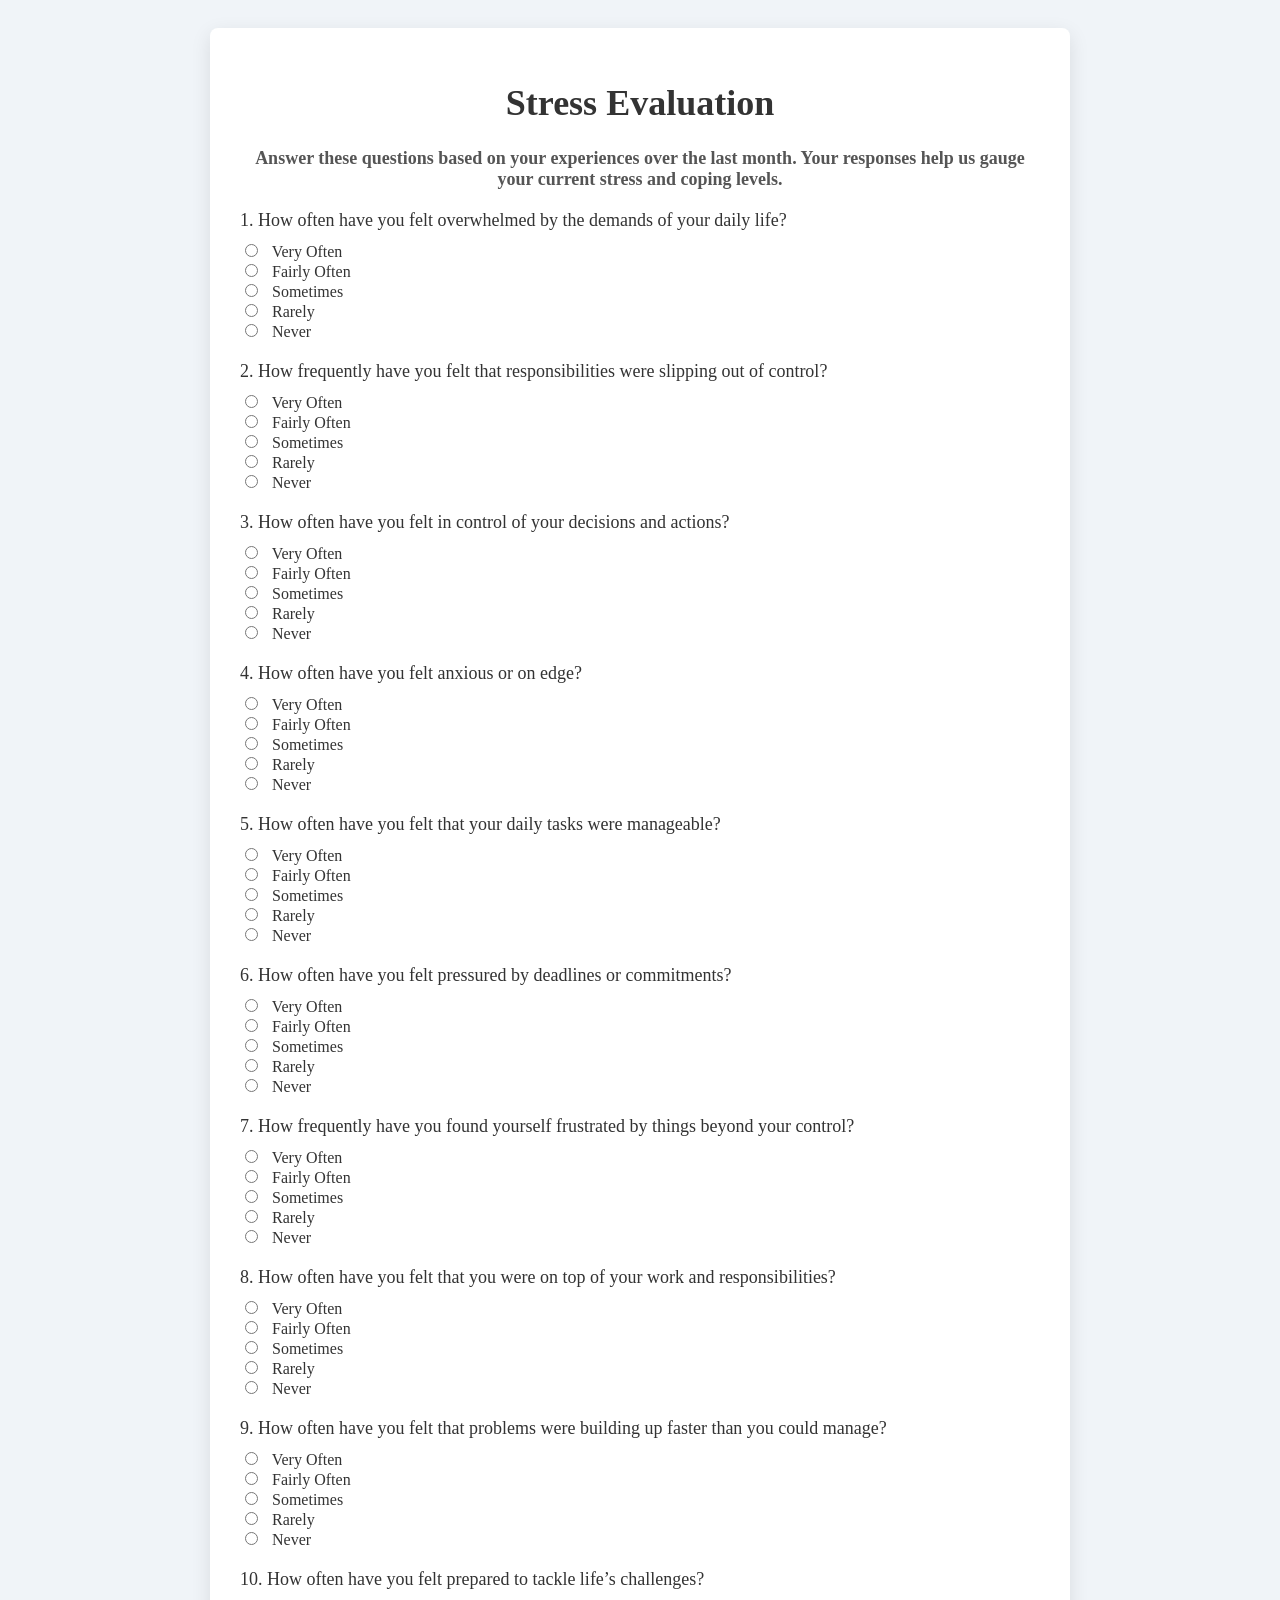
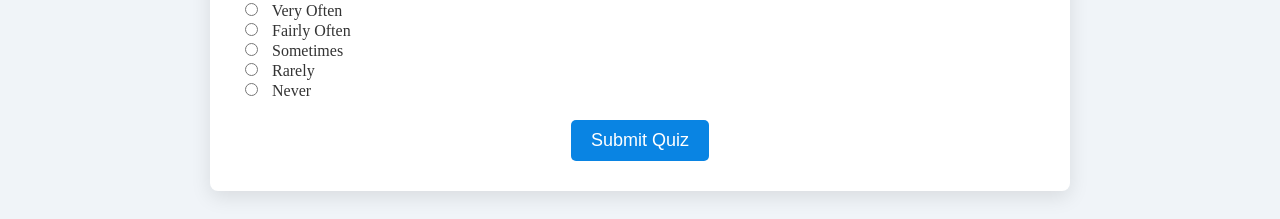
<file: quiz_reg.html>
<!DOCTYPE html>
<html lang="en">
<head>
    <meta charset="UTF-8">
    <meta name="viewport" content="width=device-width, initial-scale=1.0">
    <title>Calm or Chaos - Stress Quiz</title>
    <style>
        body {
            font-family: 'Times New Roman', Times, serif;
            background-color: #f0f4f8;
            color: #333;
            padding: 20px;
            text-align: center;
        }
        .quiz-container {
            max-width: 800px;
            margin: 0 auto;
            background-color: white;
            padding: 30px;
            border-radius: 8px;
            box-shadow: 0px 6px 20px rgba(0, 0, 0, 0.1);
        }
        h1 { color: #333; font-size: 36px; }
        p { font-size: 18px; margin-bottom: 20px; color: #555; }
        .question { margin-bottom: 20px; text-align: left; }
        .question label { display: block; font-size: 18px; margin-bottom: 10px; }
        .question input[type="radio"] { margin-right: 10px; }
        .submit-btn {
            background-color: #0984e3;
            color: white;
            padding: 10px 20px;
            border: none;
            border-radius: 5px;
            font-size: 18px;
            cursor: pointer;
            text-decoration: none;
        }
        .submit-btn:hover { background-color: #74b9ff; }
    </style>
</head>
<body>

    <div class="quiz-container">
        <h1>Stress Evaluation </h1>
        <p><strong>Answer these questions based on your experiences over the last month. Your responses help us gauge your current stress and coping levels.</strong></p>

        <form action="submit_quiz.php" method="post">
            <!-- Question 1 -->
            <div class="question">
                <label for="q1">1. How often have you felt overwhelmed by the demands of your daily life?</label>
                <input type="radio" name="q1" value="4" required> Very Often<br>
                <input type="radio" name="q1" value="3"> Fairly Often<br>
                <input type="radio" name="q1" value="2"> Sometimes<br>
                <input type="radio" name="q1" value="1"> Rarely<br>
                <input type="radio" name="q1" value="0"> Never<br>
            </div>

            <!-- Question 2 -->
            <div class="question">
                <label for="q2">2. How frequently have you felt that responsibilities were slipping out of control?</label>
                <input type="radio" name="q2" value="4" required> Very Often<br>
                <input type="radio" name="q2" value="3"> Fairly Often<br>
                <input type="radio" name="q2" value="2"> Sometimes<br>
                <input type="radio" name="q2" value="1"> Rarely<br>
                <input type="radio" name="q2" value="0"> Never<br>
            </div>

            <!-- Question 3 (Positively worded, requires reverse scoring) -->
            <div class="question">
                <label for="q3">3. How often have you felt in control of your decisions and actions?</label>
                <input type="radio" name="q3" value="0" required> Very Often<br>
                <input type="radio" name="q3" value="1"> Fairly Often<br>
                <input type="radio" name="q3" value="2"> Sometimes<br>
                <input type="radio" name="q3" value="3"> Rarely<br>
                <input type="radio" name="q3" value="4"> Never<br>
            </div>

            <!-- Question 4 -->
            <div class="question">
                <label for="q4">4. How often have you felt anxious or on edge?</label>
                <input type="radio" name="q4" value="4" required> Very Often<br>
                <input type="radio" name="q4" value="3"> Fairly Often<br>
                <input type="radio" name="q4" value="2"> Sometimes<br>
                <input type="radio" name="q4" value="1"> Rarely<br>
                <input type="radio" name="q4" value="0"> Never<br>
            </div>

            <!-- Question 5 (Positively worded, requires reverse scoring) -->
            <div class="question">
                <label for="q5">5. How often have you felt that your daily tasks were manageable?</label>
                <input type="radio" name="q5" value="0" required> Very Often<br>
                <input type="radio" name="q5" value="1"> Fairly Often<br>
                <input type="radio" name="q5" value="2"> Sometimes<br>
                <input type="radio" name="q5" value="3"> Rarely<br>
                <input type="radio" name="q5" value="4"> Never<br>
            </div>

            <!-- Question 6 -->
            <div class="question">
                <label for="q6">6. How often have you felt pressured by deadlines or commitments?</label>
                <input type="radio" name="q6" value="4" required> Very Often<br>
                <input type="radio" name="q6" value="3"> Fairly Often<br>
                <input type="radio" name="q6" value="2"> Sometimes<br>
                <input type="radio" name="q6" value="1"> Rarely<br>
                <input type="radio" name="q6" value="0"> Never<br>
            </div>

            <!-- Question 7 -->
            <div class="question">
                <label for="q7">7. How frequently have you found yourself frustrated by things beyond your control?</label>
                <input type="radio" name="q7" value="4" required> Very Often<br>
                <input type="radio" name="q7" value="3"> Fairly Often<br>
                <input type="radio" name="q7" value="2"> Sometimes<br>
                <input type="radio" name="q7" value="1"> Rarely<br>
                <input type="radio" name="q7" value="0"> Never<br>
            </div>

            <!-- Question 8 (Positively worded, requires reverse scoring) -->
            <div class="question">
                <label for="q8">8. How often have you felt that you were on top of your work and responsibilities?</label>
                <input type="radio" name="q8" value="0" required> Very Often<br>
                <input type="radio" name="q8" value="1"> Fairly Often<br>
                <input type="radio" name="q8" value="2"> Sometimes<br>
                <input type="radio" name="q8" value="3"> Rarely<br>
                <input type="radio" name="q8" value="4"> Never<br>
            </div>

            <!-- Question 9 -->
            <div class="question">
                <label for="q9">9. How often have you felt that problems were building up faster than you could manage?</label>
                <input type="radio" name="q9" value="4" required> Very Often<br>
                <input type="radio" name="q9" value="3"> Fairly Often<br>
                <input type="radio" name="q9" value="2"> Sometimes<br>
                <input type="radio" name="q9" value="1"> Rarely<br>
                <input type="radio" name="q9" value="0"> Never<br>
            </div>

            <!-- Question 10 (Positively worded, requires reverse scoring) -->
            <div class="question">
                <label for="q10">10. How often have you felt prepared to tackle life’s challenges?</label>
                <input type="radio" name="q10" value="0" required> Very Often<br>
                <input type="radio" name="q10" value="1"> Fairly Often<br>
                <input type="radio" name="q10" value="2"> Sometimes<br>
                <input type="radio" name="q10" value="3"> Rarely<br>
                <input type="radio" name="q10" value="4"> Never<br>
            </div>

            <button type="submit" class="submit-btn">Submit Quiz</button>
        </form>
    </div>

   </body>
</html>
</file>
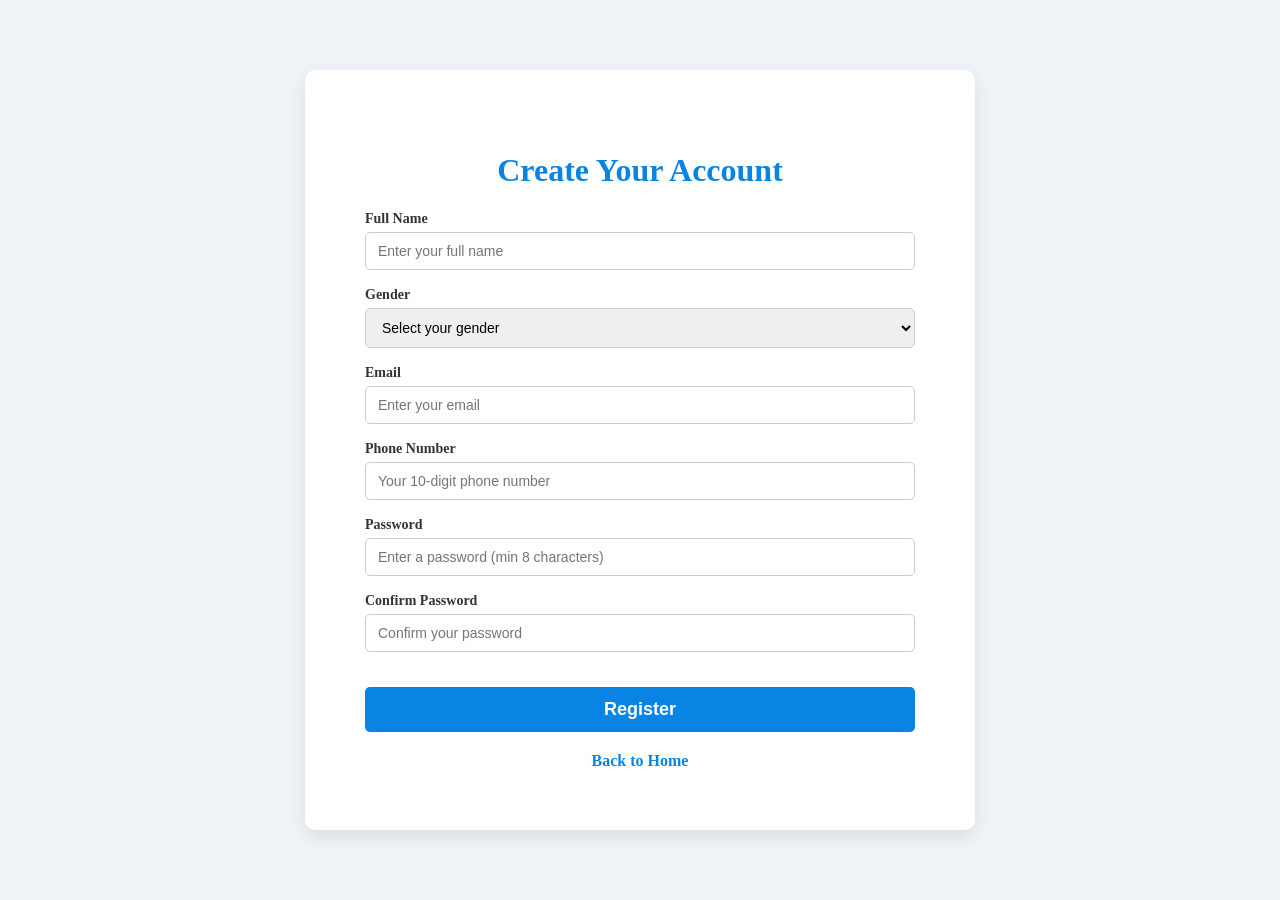
<file: register.html>
<!DOCTYPE html>
<html lang="en">
<head>
    <meta charset="UTF-8">
    <meta name="viewport" content="width=device-width, initial-scale=1.0">
    <title>Register - Calm or Chaos</title>

    <!-- Internal CSS -->
    <style>
        body {
            font-family: 'Times New Roman', Times, serif;
            margin: 0;
            padding: 0;
            background-color: #f0f4f8;
            color: #333;
            display: flex;
            justify-content: center;
            align-items: center;
            height: 100vh;
        }

        .form-container {
            width: 100%;
            max-width: 550px;
            padding: 60px;
            background-color: white;
            border-radius: 10px;
            box-shadow: 0px 6px 20px rgba(0, 0, 0, 0.1);
            text-align: center;
            
        }

        h1 {
            color: #0984e3;
            font-size: 32px;
            margin-bottom: 20px;
            font-weight: bold;
        }

        .form-group {
            text-align: left;
            margin-bottom: 15px;
        }

        label {
            font-weight: bold;
            font-size: 14px;
            color: #333;
        }

        input[type="text"], input[type="email"], input[type="password"],  select {
            width: 100%;
            padding: 10px 12px;
            margin-top: 5px;
            border: 1px solid #ccc;
            border-radius: 5px;
            box-sizing: border-box;
            font-size: 14px;
            transition: border-color 0.3s;
        }

        input[type="text"]:focus, input[type="email"]:focus, input[type="password"]:focus, input[type="phonenumber"]:focus select:focus {
            border-color: #0984e3;
            outline: none;
        }

        .submit-btn {
            background-color: #0984e3;
            color: white;
            padding: 12px 20px;
            border: none;
            border-radius: 5px;
            font-size: 18px;
            font-weight: bold;
            cursor: pointer;
            width: 100%;
            transition: background-color 0.3s;
            margin-top: 20px;
        }

        .submit-btn:hover {
            background-color: #74b9ff;
        }

        .error-message {
            color: red;
            font-size: 13px;
            margin-top: 5px;
        }

        .back-link {
            display: inline-block;
            margin-top: 20px;
            color: #0984e3;
            text-decoration: none;
            font-weight: bold;
        }

        .back-link:hover {
            text-decoration: underline;
        }
    </style>
</head>
<body>

    <div class="form-container">
        <h1>Create Your Account</h1>
        <form action="register.php" method="POST" onsubmit="return validateForm()">
            <div class="form-group">
                <label for="Name">Full Name</label>
                <input type="text" id="Name" name="Name" placeholder="Enter your full name" required>
                <div class="error-message" id="nameError"></div>
            </div>
        
            <div class="form-group">
                <label for="gender">Gender</label>
                <select id="gender" name="gender" required>
                    <option value="" disabled selected>Select your gender</option>
                    <option value="Male">Male</option>
                    <option value="Female">Female</option>
                    <option value="Other">Other</option>
                    <option value="Prefer not to say">Prefer not to say</option>
                </select>
                <div class="error-message" id="genderError"></div>
            </div>
        
            <div class="form-group">
                <label for="email">Email</label>
                <input type="email" id="email" name="email" placeholder="Enter your email" required>
                <div class="error-message" id="emailError"></div>
            </div>
        
            <div class="form-group">
                <label for="phonenumber">Phone Number</label>
                <input type="text" id="phonenumber" name="phonenumber" placeholder="Your 10-digit phone number" required>
                <div class="error-message" id="phonenumberError"></div>
            </div>
        
            <div class="form-group">
                <label for="password">Password</label>
                <input type="password" id="password" name="password" placeholder="Enter a password (min 8 characters)" minlength="8" required>
                <div class="error-message" id="passwordError"></div>
            </div>
        
            <div class="form-group">
                <label for="confirmPassword">Confirm Password</label>
                <input type="password" id="confirmPassword" name="confirmPassword" placeholder="Confirm your password" required>
                <div class="error-message" id="confirmPasswordError"></div>
            </div>
        
            <button type="submit" class="submit-btn">Register</button>
        </form>
        

        <!-- Back to Home Link -->
        <a href="index.html" class="back-link">Back to Home</a>
    </div>

    <!-- JavaScript for Client-Side Validation -->
    <script>
        function validateForm() {
            // Clear previous error messages
            document.getElementById('nameError').innerText = "";
            document.getElementById('genderError').innerText = "";
            document.getElementById('emailError').innerText = "";
            document.getElementById('passwordError').innerText = "";
            document.getElementById('confirmPasswordError').innerText = "";

            // Get form values
            const fullName = document.getElementById('fullName').value;
            const gender = document.getElementById('gender').value;
            const email = document.getElementById('email').value;
            const password = document.getElementById('password').value;
            const confirmPassword = document.getElementById('confirmPassword').value;

            let isValid = true;

            // Validate full name (at least 2 characters)
            if (fullName.length < 2) {
                document.getElementById('nameError').innerText = "Full Name must be at least 2 characters long.";
                isValid = false;
            }

            // Validate gender is selected
            if (gender === "") {
                document.getElementById('genderError').innerText = "Please select a gender.";
                isValid = false;
            }

            // Validate password length
            if (password.length < 8) {
                document.getElementById('passwordError').innerText = "Password must be at least 8 characters long.";
                isValid = false;
            }

            // Validate confirm password matches password
            if (password !== confirmPassword) {
                document.getElementById('confirmPasswordError').innerText = "Passwords do not match.";
                isValid = false;
            }

            return isValid; // Only submit if the form is valid
        }
    </script>

</body>
</html>
</file>
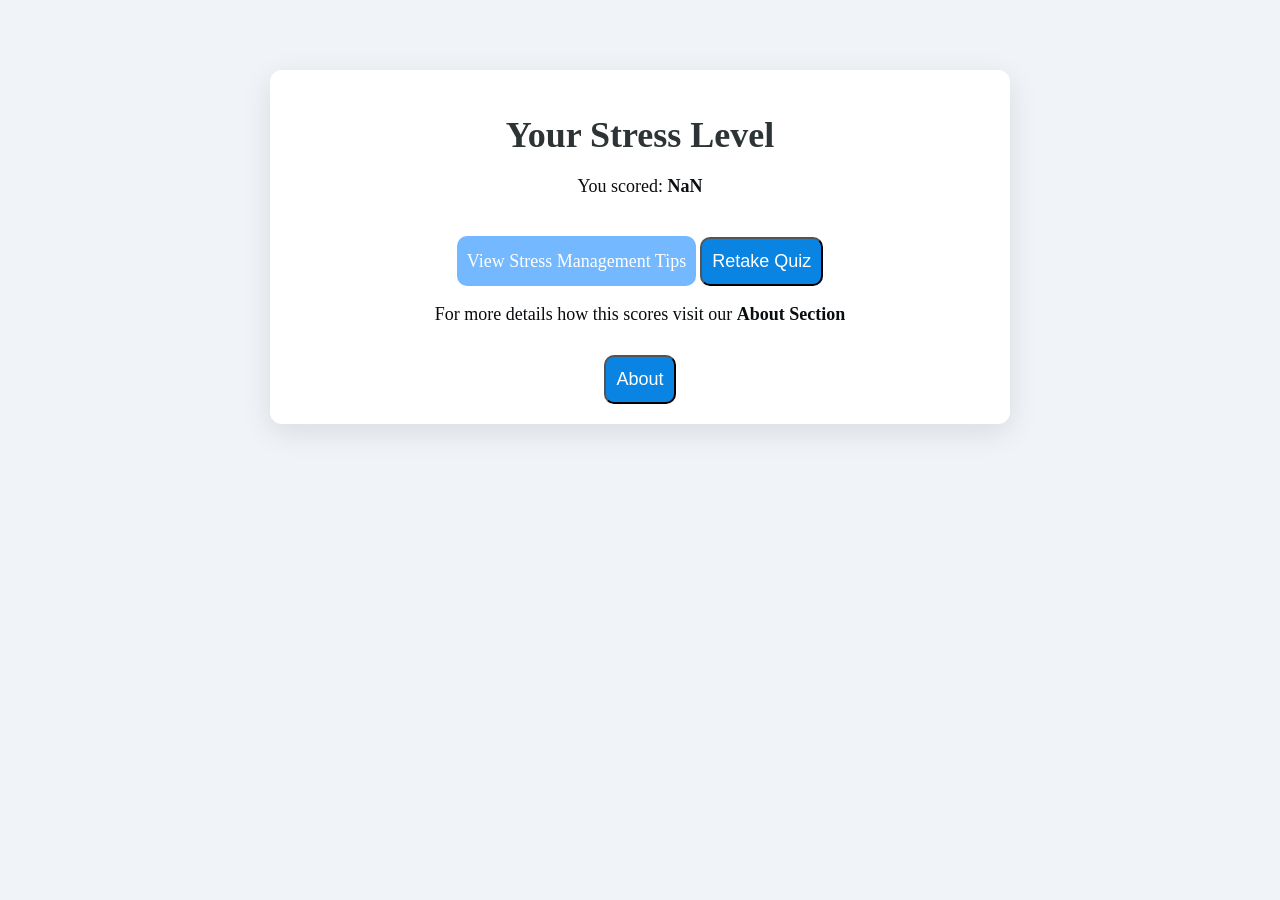
<file: result.html>
<!DOCTYPE html>
<html lang="en">
<head>
    <meta charset="UTF-8">
    <meta name="viewport" content="width=device-width, initial-scale=1.0">
    <title>Calm or Chaos - Your Stress Level</title>

    <!-- Internal CSS -->
    <style>
        /* General Body Styling */
        body {
            font-family: 'Times New Roman', Times, serif;
            margin: 0;
            padding: 0;
            background-color: #f0f4f8;
            color: #333;
            text-align: center;
            padding: 20px;
        }

        /* Container for the Result */
        .result-container {
            max-width: 700px;
            margin: 50px auto;
            padding: 20px;
            background-color: white;
            border-radius: 12px;
            box-shadow: 0px 8px 30px rgba(0, 0, 0, 0.1);
        }

        h1 {
            color: #2d3436;
            font-size: 36px;
            margin-bottom: 20px;
        }

        p {
            font-size: 18px;
            margin-bottom: 20px;
            color: #0a0d0f;
        }

        /* Stress Level Display */
        .stress-level {
            font-size: 28px;
            font-weight: bold;
            border-radius: 10px;
            
            
        
            margin-left: 10px;
            margin-right: 10px;
        }

        .normal {
            background-color: #3dc256;
            color: #2d3436;
        }

        .moderate {
            background-color: orange;
            color: #2d3436;
        }

        .high {
            background-color: rgb(214, 98, 3);
            color: #f9fdfe;
        }

        /* Explanation */
        .explanation {
            font-size: 18px;
            color: #060708;
            margin: 30px 0;
        }

        /* Recommendations Button */
        .tips-btn {
            background-color: #74b9ff;
            color: white;
            padding: 15px 10px;
            border-radius: 10px;
            font-size: 18px;
            text-decoration: none;
            transition: background-color 0.3s ease;
        }

        .tips-btn:hover {
            background-color: #0984e3;
        }

        /* Retake Quiz Button */
        .back-btn {
            background-color: #0984e3;
            color: white;
            padding: 12px 10px;
            border-radius: 10px;
            font-size: 18px;
            cursor: pointer;
            margin-top: 10px;
        }

        .back-btn:hover {
            background-color: #74b9ff;
        }

    </style>
</head>
<body>

    <!-- Result Container -->
    <div class="result-container">
        <h1>Your Stress Level</h1>

        <!-- Display the user's score -->
        <p>You scored: <strong id="score"></strong></p>

        <!-- Stress Level Display -->
        <!-- This div will dynamically get a class based on the stress level (normal, moderate, high) -->
        <div id="stressLevel" class="stress-level">
            <!-- The actual stress level will be inserted dynamically here by JavaScript -->
        </div>

        <!-- Explanation of what the score means -->
        <p id="explanation" class="explanation"></p>

        <!-- Button to view stress management tips -->
        <a href="tips.html" class="tips-btn">View Stress Management Tips</a>

        <!-- Button to go back and retake the quiz -->
        <button class="back-btn" onclick="window.location.href='quiz.html'">Retake Quiz</button>
        <p> For more details how this scores visit our <strong>About Section </strong> </p>
        <button class="back-btn" onclick="window.location.href='about.html'">About </button>
    </div>

    <!-- JavaScript to Get and Display the Stress Level and Score -->
    <script>
        // Get the stress level and score from the URL query parameters (passed from the quiz)
        const urlParams = new URLSearchParams(window.location.search);
        const score = parseInt(urlParams.get('score'));  // The score that was passed from the quiz
        const result = urlParams.get('result');  // The stress level (Normal, Moderate, High)

        // Get the elements to display the score and stress level
        const scoreElement = document.getElementById('score');
        const stressLevelDiv = document.getElementById('stressLevel');
        const explanation = document.getElementById('explanation');

        // Display the score
        scoreElement.innerText = score;

        // Determine which class to add based on the result and provide an explanation
        if (result === 'Normal') {
            stressLevelDiv.classList.add('normal');
            stressLevelDiv.innerText = "Normal Stress";
            explanation.innerText = "A score of " + score + " indicates that you have low levels of stress. Keep up the good work maintaining a healthy stress level!";
        } else if (result === 'Moderate') {
            stressLevelDiv.classList.add('moderate');
            stressLevelDiv.innerText = "Moderate Stress";
            explanation.innerText = "A score of " + score + " indicates that you're experiencing a moderate amount of stress. It's important to manage it before it becomes overwhelming.";
        } else if (result === 'High') {
            stressLevelDiv.classList.add('high');
            stressLevelDiv.innerText = "High Stress";
            explanation.innerText = "A score of " + score + " means you're experiencing high levels of stress. Consider taking immediate steps to manage your stress, such as relaxation techniques or talking to someone.";
        }
        
    </script>
    

</body>
</html>
</file>
<file: style.css>
* {
    margin: 0;
    padding: 0;
    box-sizing: border-box;
}

body {
    font-family:'Times New Roman', Times, serif;
    background-color: #f0f4f7;
    height: 100vh;
    display: flex;
    flex-direction: column;
    justify-content: center;
    align-items: center;
}

header {
    width: 100%;
    background-color: #131713;
    padding: 10px 0;
    font-family: cursive;
}

nav ul {
    list-style-type: none;
    display: flex;
    justify-content: center;
    align-items: center;
}

nav ul li {
    margin: 0 20px;
}

nav ul li a {
    text-decoration: none;
    color: white;
    font-size: 18px;
    font-weight: bold;
}

nav ul li a:hover {
    color: #ddd;
}

.center-content {
    text-align: center;
    margin-top: 50px;
    font-family: cursive;
    font-size: larger;
}

h1 {
    font-size: 60px;
    color: #333;
    text-transform: uppercase;
    font-weight: bold;
}

main {
    display: flex;
    justify-content: center;
    align-items: center;
    flex-grow: 1;
}

body {
   
    background-size: cover; /* This makes the image cover the entire screen */
    background-position: center; /* Centers the image */
    background-repeat: no-repeat; /* Prevents the image from repeating */
    height: 100vh; /* Makes the body take the full height of the viewport */
    display: unset;
}


* {
    margin: 0;
    padding: 0;
    box-sizing: border-box;
}

body {
    font-family: cursive;
    background-color: #f4f4f9;
}

.container {
    width: 40%;
    height: 0%;
    margin: 10px auto;
    padding: 10px;
    background-color: rgb(135, 182, 202);
    border-radius: 8px;
    box-shadow: 0 2px 10px rgba(0, 0, 0, 0.1);
    border: #101211;
    box-sizing: content-box;
}

h2 {
    text-align: center;
    color: #333;
    margin-bottom: 20px;
}

form {
    display: flex;
    flex-direction: column;
}

label {
    font-weight: bold;
    margin-bottom: 5px;
    color: #555;
}

input, select {
    padding: 10px;
    margin-bottom: 20px;
    border: 1px solid #ccc;
    border-radius: 4px;
    font-size: 16px;
}

button {
    padding: 10px;
    background-color: #adb9b0;
    color: white;
    border: none;
    border-radius: 4px;
    cursor: pointer;
    font-size: 18px;
}

button:hover {
    background-color: #101211;
}

input:focus, select:focus {
    outline: none;
    border-color: #dfe4ea;
}

.form-container
{
    background-color: rgb(171, 196, 218) ;
    text-align: center;
    text-align: justify;
    background-image: url(img/login.jpg);
    width: auto;
    padding: 0%;
}
.home-container
{
    margin-top: 0%;
    text-align: justify;
    margin-left: 50px;
    font-family: 'Trebuchet MS', 'Lucida Sans Unicode', 'Lucida Grande', 'Lucida Sans', Arial, sans-serif;
    font-weight: 200;
    font-style: italic;
    padding-right: 0px;
}
h1{
    text-align: center;
}
footer {
    background-color: #bbb4b4;
    color: white;
    padding: 20px;
    text-align: center;
    margin-top: 40px;
}


footer a:hover {
    color: #ffdd57;
}
.about-container
{
    font-family: cursive;
    font-style: normal;
    padding-top: 30px;
    text-align: justify;
    margin-top: 40px;
    margin-right: 40px;
    
}
</file>
